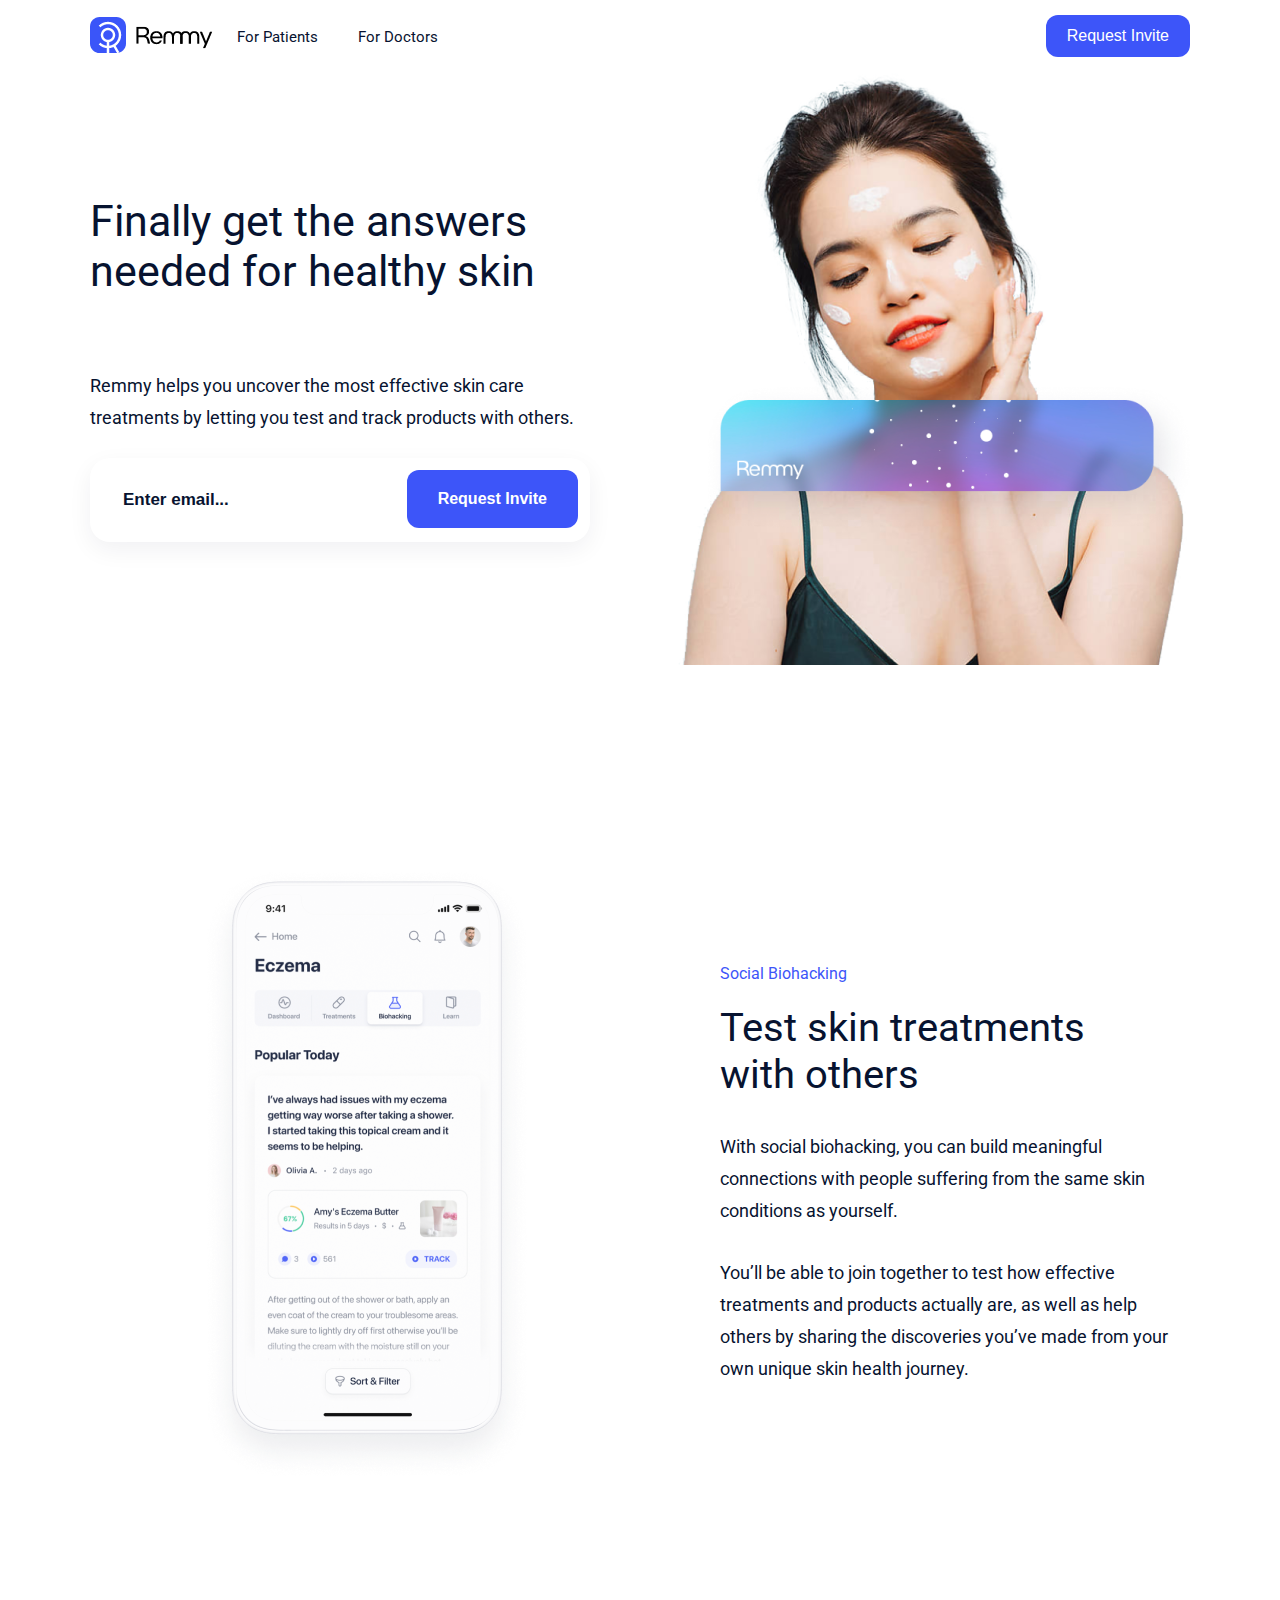
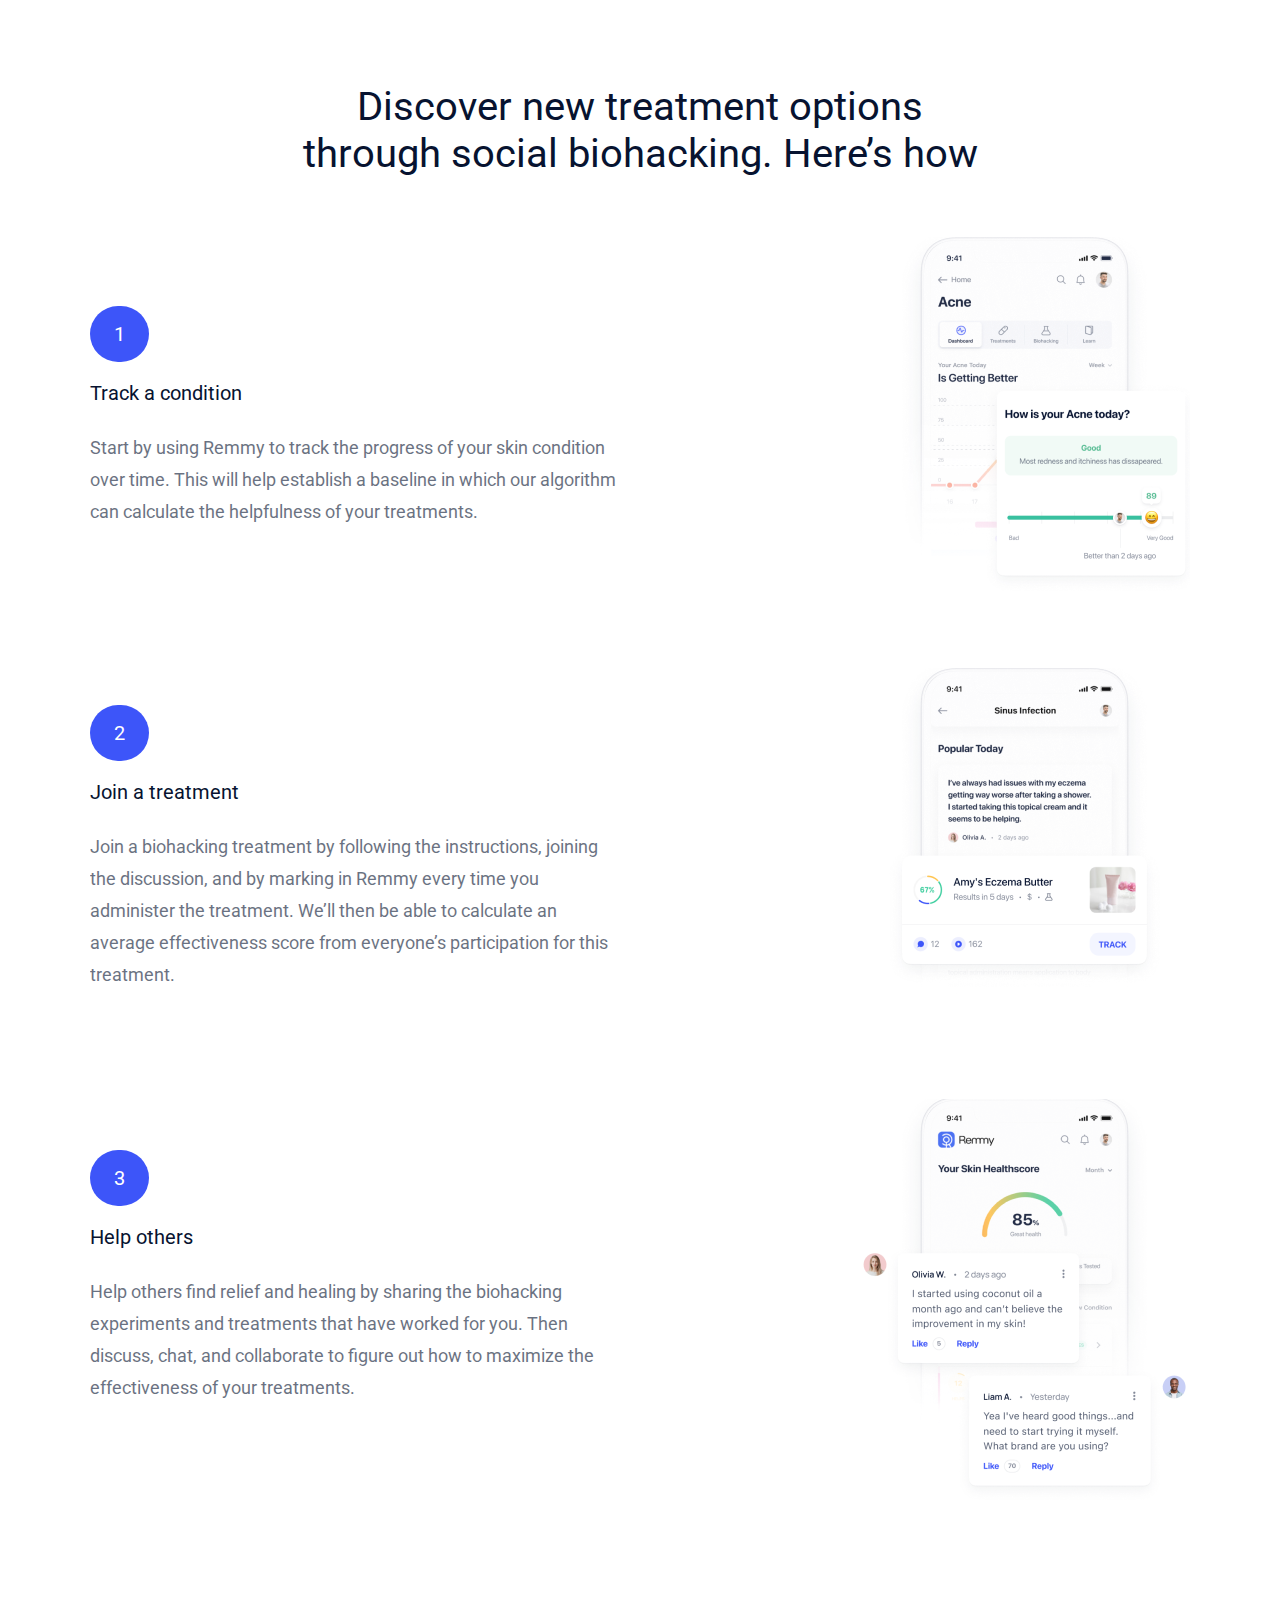
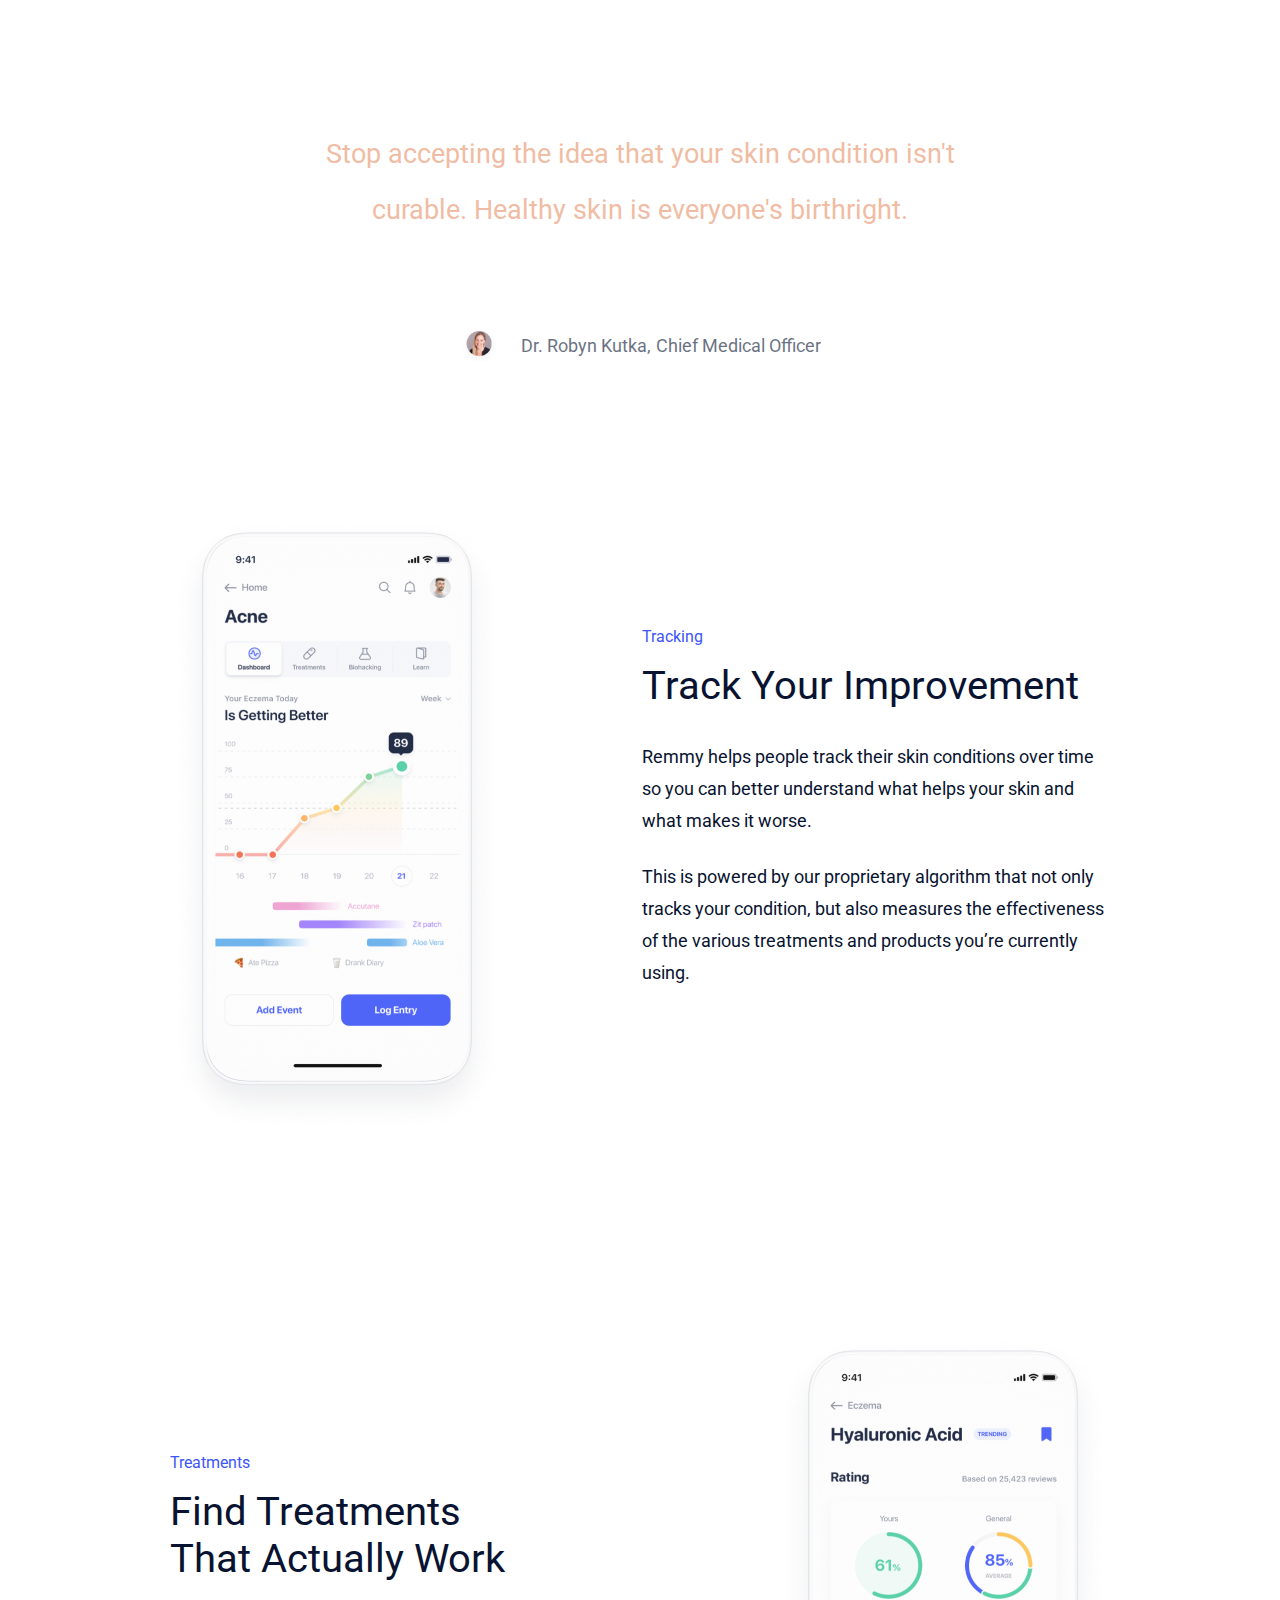
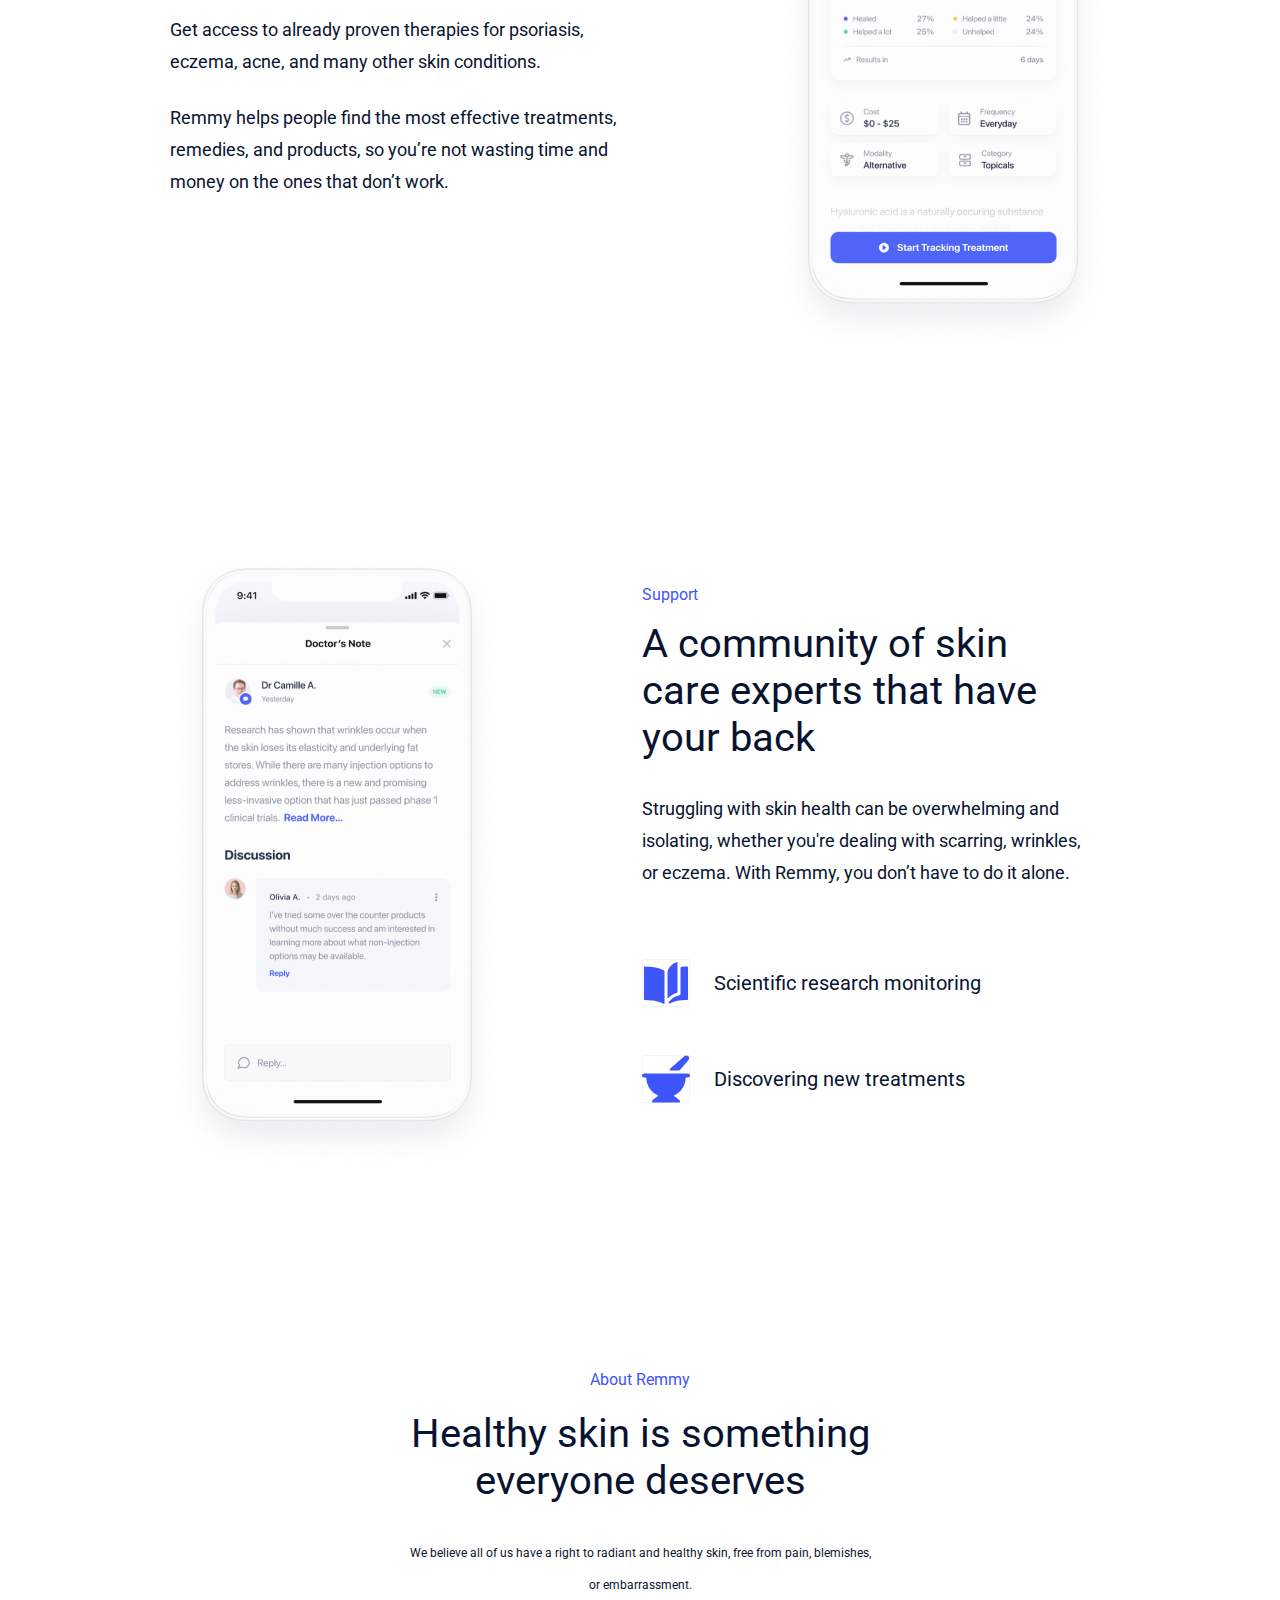
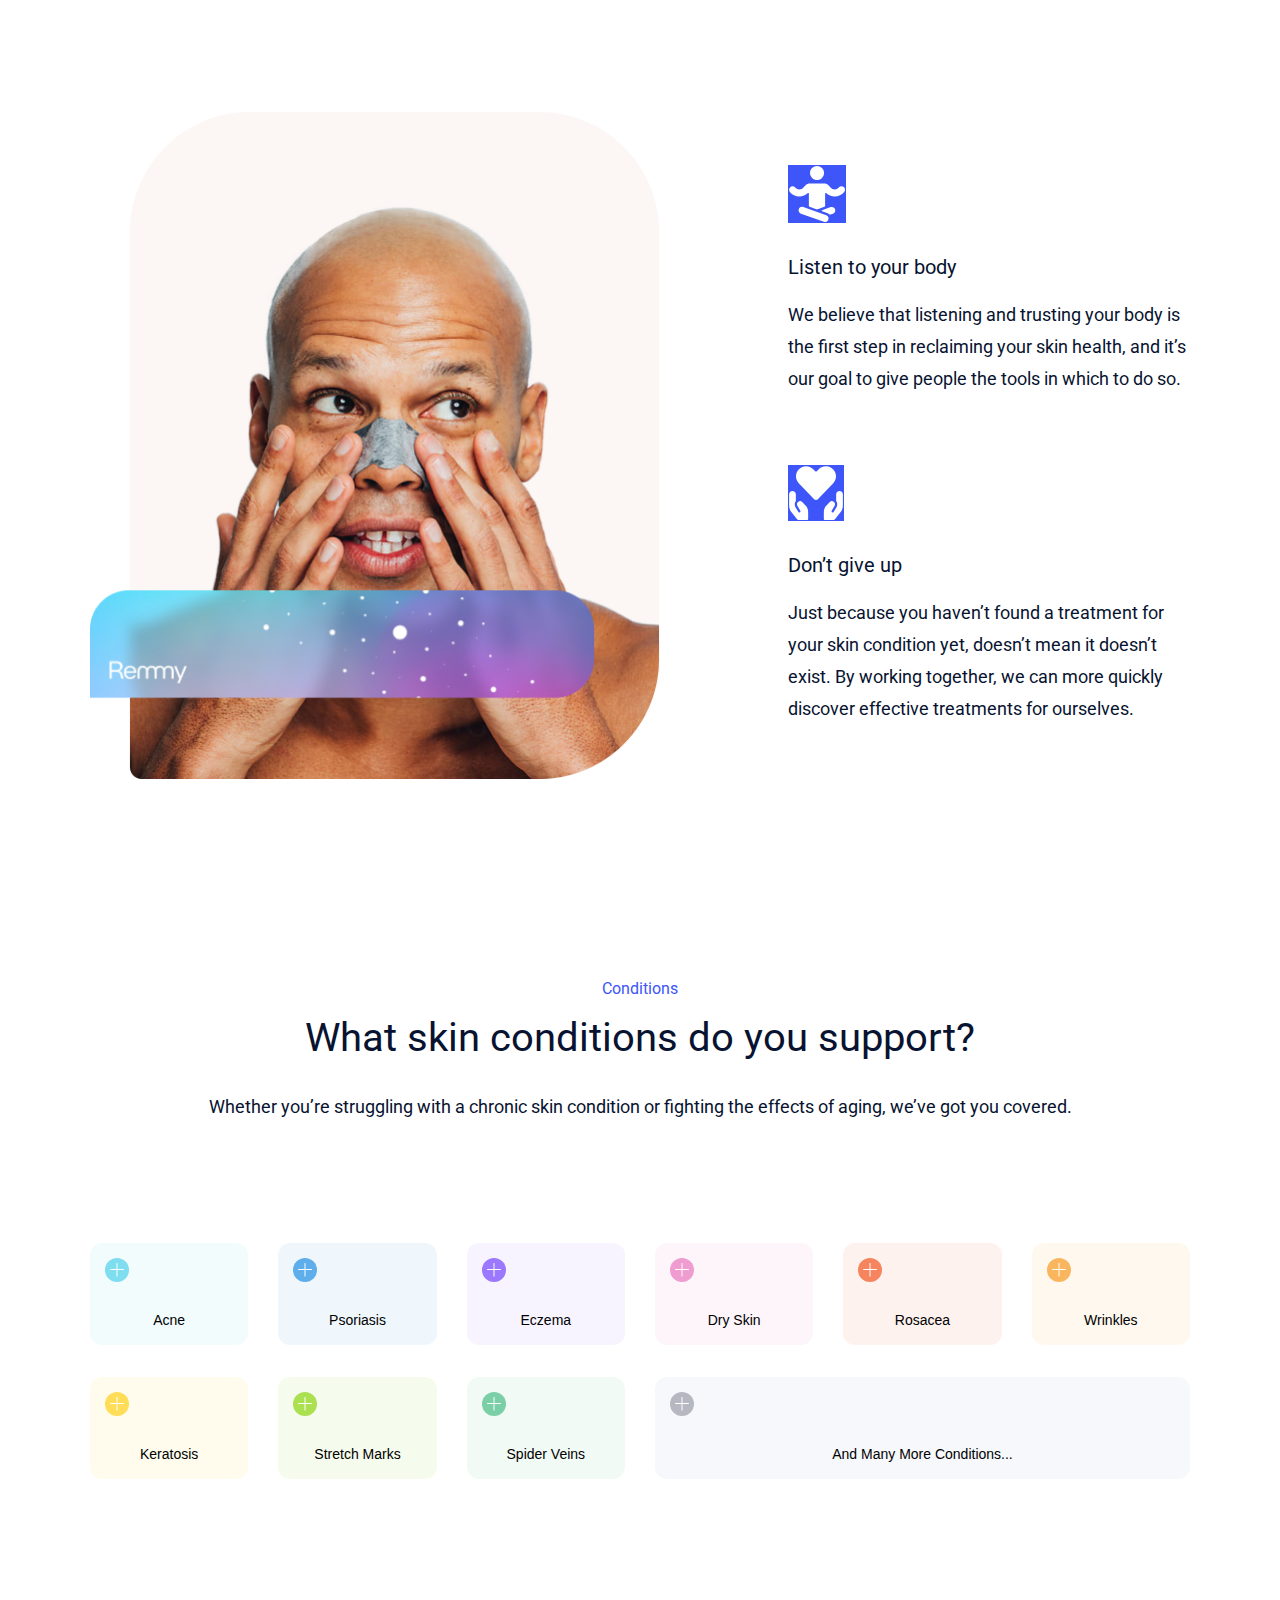
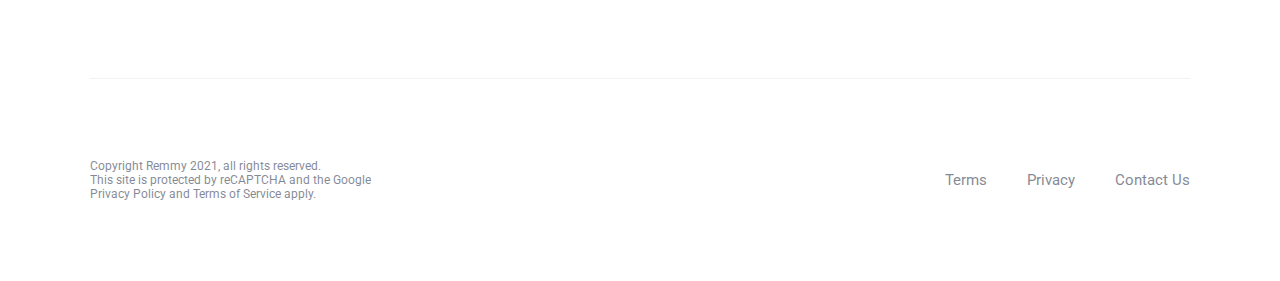
<file: index.html>
<!DOCTYPE html>
<html lang="en">
<head>
  <meta charset="UTF-8">
  <meta name="viewport" content="width=device-width, initial-scale=1.0">
  <meta http-equiv="X-UA-Compatible" content="ie=edge">
  <title>Remmy</title>
  <link rel="icon" href="img/icon.png">
  <link rel="preconnect" href="https://fonts.googleapis.com">
  <link rel="preconnect" href="https://fonts.gstatic.com" crossorigin>
  <link href="https://fonts.googleapis.com/css2?family=Roboto:wght@400;700&display=swap" rel="stylesheet">
  <link rel="stylesheet" href="style.css">
  <link rel="stylesheet" href="media.css">
</head>
<body>

  <header class="header">
    <div class="container">
      <div class="header__top">
        <img src="img/logo.png" alt="Logo" class="logo">
        <menu class="nav" id='nav'>
          <ul class="nav__list">
            <li class="nav__item"><a class="nav__link" href="#">For Patients</a></li>
            <li class="nav__item"><a class="nav__link" href="#">For Doctors</a></li>
          </ul>
          <button class="request__btn">Request Invite</button>
        </menu>
        <button class="burger__btn" id='burger__btn'>
          <span class="burger__span"></span>
        </button>
      </div><!--/header__top-->

      <div class="header__inner">
        <div class="header__inner--text">
          <h1 class="header__title">Finally get the answers needed for healthy skin</h1>
          <p class="header__description">Remmy helps you uncover the most effective skin care treatments by letting you test and track products with others.</p>
          <form action="" class="header__form">
            <input type="text" class="email__input" name="email" placeholder="Enter email...">
            <button class="form__btn" type="button" name="request">Request Invite</button>
          </form>
        </div>
        <img src="img/header__img.png" alt="Woman">
      </div><!--/header__inner-->
    </div><!--/container-->
  </header>

  <section class="test__skin">
    <div class="container">
      <div class="test__skin--content">
        <img src="img/phone__img.png" alt="Image" class="test__skin--img">
        <div class="test__skin--text">
          <h2 class="test__skin--title">Social Biohacking</h2>
          <h3 class="test__skin--subtitle">Test skin treatments</br> with others</h3>
          <p class="test__skin--description">With social biohacking, you can build meaningful connections with people suffering from the same skin conditions as yourself.</p>
          <p class="test__skin--description">You’ll be able to join together to test how effective treatments and products actually are, as well as help others by sharing the discoveries you’ve made from your own unique skin health journey.</p>
        </div>
      </div>
    </div><!--/container-->
  </section><!--/test__skin-->

  <section class="options">
    <div class="container">
      <h2 class="section__title">Discover new treatment options</br> through social biohacking. Here’s how</h2>
      <ul class="options__list">
        <li class="options__item">
          <div class="options__text">
            <h3 class="options__title" value="1">Track a condition</h3>
            <p class="options__description">Start by using Remmy to track the progress of your skin condition over time. This will help establish a baseline in which our algorithm can calculate the helpfulness of your treatments.</p>
          </div>
          <img src="img/option1.png" alt="Image" class="options__img">
        </li>
        <li class="options__item">
          <div class="options__text">
            <h3 class="options__title" value="2">Join a treatment</h3>
            <p class="options__description">Join a biohacking treatment by following the instructions, joining the discussion, and by marking in Remmy every time you administer the treatment. We’ll then be able to calculate an average effectiveness score from everyone’s participation for this treatment.</p>
          </div>
          <img src="img/option2.png" alt="Image" class="options__img">
        </li>
        <li class="options__item">
          <div class="options__text">
            <h3 class="options__title" value="3">Help others</h3>
            <p class="options__description">Help others find relief and healing by sharing the biohacking experiments and treatments that have worked for you. Then discuss, chat, and collaborate to figure out how to maximize the effectiveness of your treatments.</p>
          </div>
          <img src="img/option3.png" alt="Image" class="options__img">
        </li>
      </ul>
    </div><!--/container-->
  </section><!--/options-->

  <section class="quote">
    <div class="container">
      <h2 class="quote__title">Stop accepting the idea that your skin condition isn't curable. Healthy skin is everyone's birthright.</h2>
      <div class="quote__author">
        <img src="img/quote__author.png" alt="Image" class="author__img">
        <div class="author">
          <h3 class="author__name">Dr. Robyn Kutka,</h3>
          <h3 class="author__name">Chief Medical Officer</h3>
        </div>
      </div>
    </div><!--/container-->
  </section><!--/quote-->

  <section class="ability">
    <div class="container">
      <ul class="ability__list">
        <li class="ability__item">
          <img src="img/tracking__img.png" alt="Image" class="ability__item--img">
          <div class="ability__item--text">
            <h2 class="ability__item--title" value="Tracking">Track Your Improvement</h2>
            <p class="ability__item--description">Remmy helps people track their skin conditions over time so you can better understand what helps your skin and what makes it worse.</p>
            <p class="ability__item--description">This is powered by our proprietary algorithm that not only tracks your condition, but also measures the effectiveness of the various treatments and products you’re currently using.</p>
          </div>
        </li>
        <li class="ability__item">
          <div class="ability__item--text">
            <h2 class="ability__item--title" value="Treatments">Find Treatments</br> That Actually Work</h2>
            <p class="ability__item--description">Get access to already proven therapies for psoriasis, eczema, acne, and many other skin conditions.</p>
            <p class="ability__item--description">Remmy helps people find the most effective treatments, remedies, and products, so you’re not wasting time and money on the ones that don’t work.</p>
          </div>
          <img src="img/treatments__img.png" alt="Image" class="ability__item--img">
        </li>
        <li class="ability__item">
          <img src="img/support__img.png" alt="Image" class="ability__item--img">
          <div class="ability__item--text">
            <h2 class="ability__item--title" value="Support">A community of skin</br> care experts that have</br> your back</h2>
            <p class="ability__item--description">Struggling with skin health can be overwhelming and isolating, whether you're dealing with scarring, wrinkles,</br> or eczema. With Remmy, you don’t have to do it alone.</p>
            <ul class="support__list">
              <li class="support__item">
                <img src="img/book.svg" alt="Image" class="support__icon">
                <p class="support__item--description">Scientific research monitoring</p>
              </li>
              <li class="support__item">
                <img src="img/pot.svg" alt="Image" class="support__icon">
                <p class="support__item--description">Discovering new treatments</p>
              </li>
            </ul>
          </div>
        </li><!--/ability__item-->
      </ul><!--/ability__list-->
    </div><!--/container-->
  </section><!--/ability-->

  <section class="about">
    <div class="container">
      <h2 class="about__title">About Remmy</h2>
      <h3 class="about__subtitle">Healthy skin is something</br> everyone deserves</h2>
      <p class="about__description">We believe all of us have a right to radiant and healthy skin, free from pain, blemishes,</br> or embarrassment.</p>
      <div class="about__content">
        <img src="img/about__img.png" alt="Image" class="about__img">
        <ul class="about__list">
          <li class="about__item">
            <img src="img/body.svg" alt="Image" class="about__item--icon">
            <h3 class="about__item--title">Listen to your body</h3>
            <p class="about__item--description">We believe that listening and trusting your body is the first step in reclaiming your skin health, and it’s our goal to give people the tools in which to do so.</p>
          </li>
          <li class="about__item">
            <img src="img/heart.svg" alt="Image" class="about__item--icon">
            <h3 class="about__item--title">Don’t give up</h3>
            <p class="about__item--description">Just because you haven’t found a treatment for your skin condition yet, doesn’t mean it doesn’t exist. By working together, we can more quickly discover effective treatments for ourselves.</p>
          </li>
        </ul>
      </div>
    </div><!--/container-->
  </section><!--/about-->

  <section class="conditions">
    <div class="container">
      <h2 class="conditions__title">Conditions</h2>
      <h3 class="conditions__subtitle">What skin conditions do you support?</h3>
      <p class="conditions__description">Whether you’re struggling with a chronic skin condition or fighting the effects of aging, we’ve got you covered.</p>
      <div class="conditions__types">
        <div class="types__list">
          <button class="type__item">
            <img src="img/plus.svg" alt="+" class="type__item--icon">
            <a href="#" class="type__link">Acne</a>
          </button>
          <button class="type__item">
            <img src="img/plus.svg" alt="+" class="type__item--icon">
            <a href="#" class="type__link">Psoriasis</a>
          </button>
          <button class="type__item">
            <img src="img/plus.svg" alt="+" class="type__item--icon">
            <a href="#" class="type__link">Eczema</a>
          </button>
          <button class="type__item">
            <img src="img/plus.svg" alt="+" class="type__item--icon">
            <a href="#" class="type__link">Dry Skin</a>
          </button>
          <button class="type__item">
            <img src="img/plus.svg" alt="+" class="type__item--icon">
            <a href="#" class="type__link">Rosacea</a>
          </button>
          <button class="type__item">
            <img src="img/plus.svg" alt="+" class="type__item--icon">
            <a href="#" class="type__link">Wrinkles</a>
          </button>
          <button class="type__item">
            <img src="img/plus.svg" alt="+" class="type__item--icon">
            <a href="#" class="type__link">Keratosis</a>
          </button>
          <button class="type__item">
            <img src="img/plus.svg" alt="+" class="type__item--icon">
            <a href="#" class="type__link">Stretch Marks</a>
          </button>
          <button class="type__item">
            <img src="img/plus.svg" alt="+" class="type__item--icon">
            <a href="#" class="type__link">Spider Veins</a>
          </button>
          <button class="type__item">
            <img src="img/plus.svg" alt="+" class="type__item--icon">
            <a href="#" class="type__link">And Many More Conditions...</a>
          </button>
        </div><!--/types__list-->
      </div><!--/conditions__types-->
    </div><!--/container-->
  </section><!--/conditions-->

  <footer class="footer">
    <div class="container">
      <div class="footer__content">
        <div class="copyright">
          <p class="copyright__text">Copyright Remmy 2021, all rights reserved.</p>
          <p class="copyright__text">This site is protected by reCAPTCHA and the Google</p>
          <p class="copyright__text"><a href="#" class="copyright__text--link">Privacy Policy </a>and<a href="#" class="copyright__text--link"> Terms of Service </a>apply.</p>
        </div>
        <ul class="copyright__list">
          <li class="copyright__item"><a href="#" class="copyright__link">Terms</a></li>
          <li class="copyright__item"><a href="#" class="copyright__link">Privacy</a></li>
          <li class="copyright__item"><a href="#" class="copyright__link">Contact Us</a></li>
        </ul>
      </div>
    </div><!--/container-->
  </footer>

  <script src="https://ajax.googleapis.com/ajax/libs/jquery/3.6.0/jquery.min.js"></script>
  <script type="text/javascript" src="main.js">

  </script>

</body>
</html>
</file>
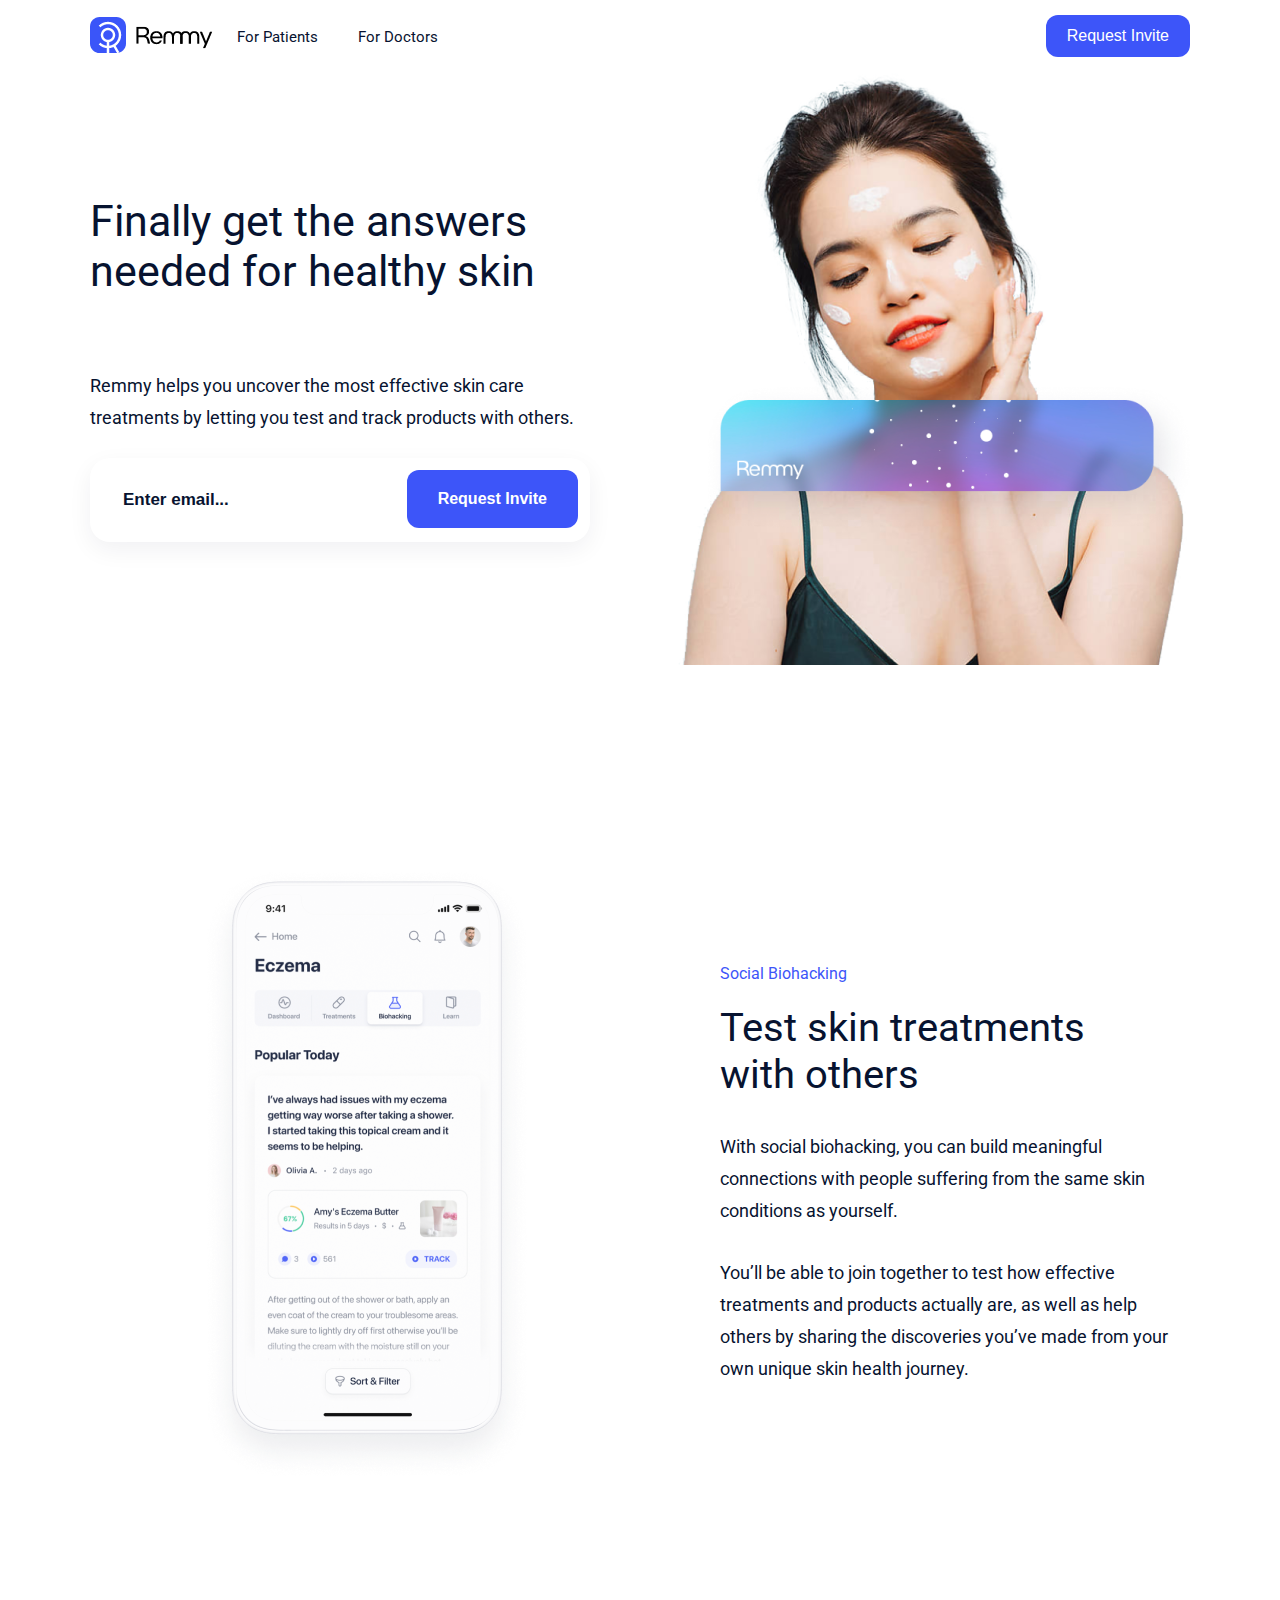
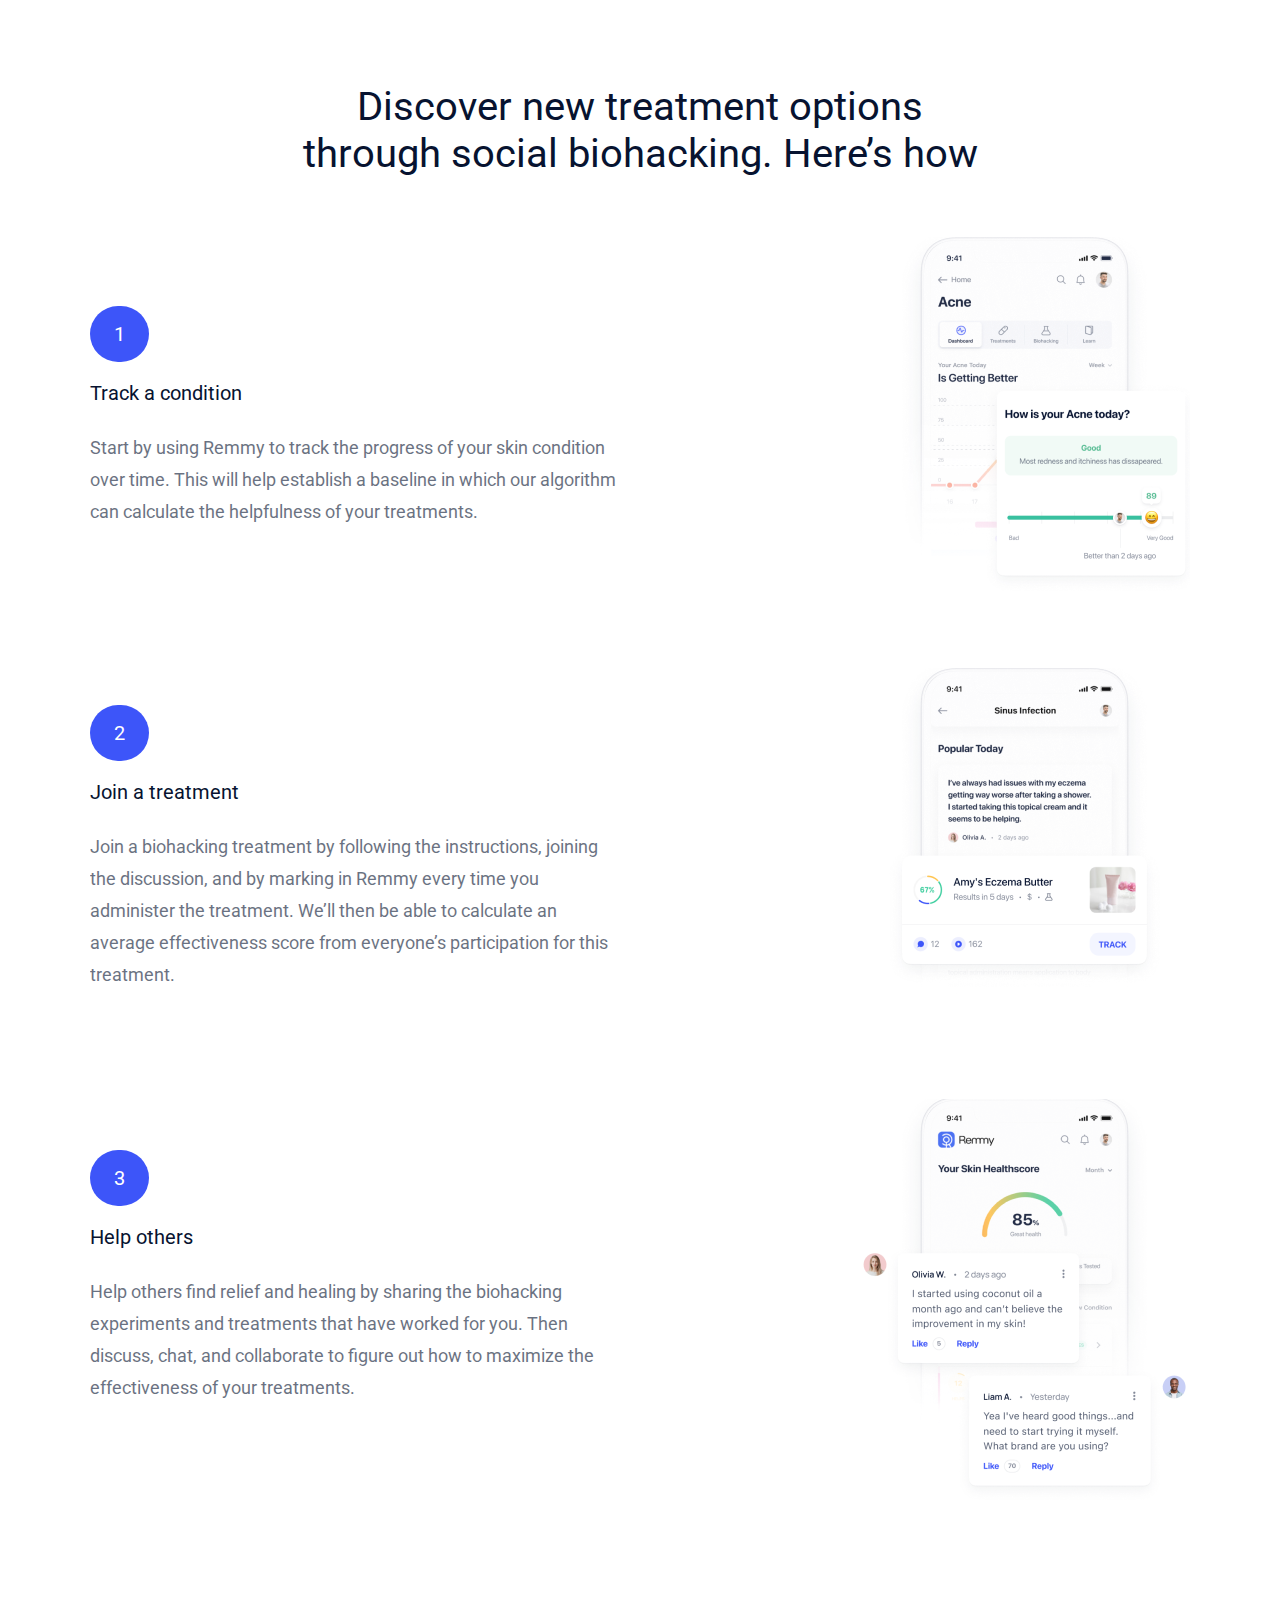
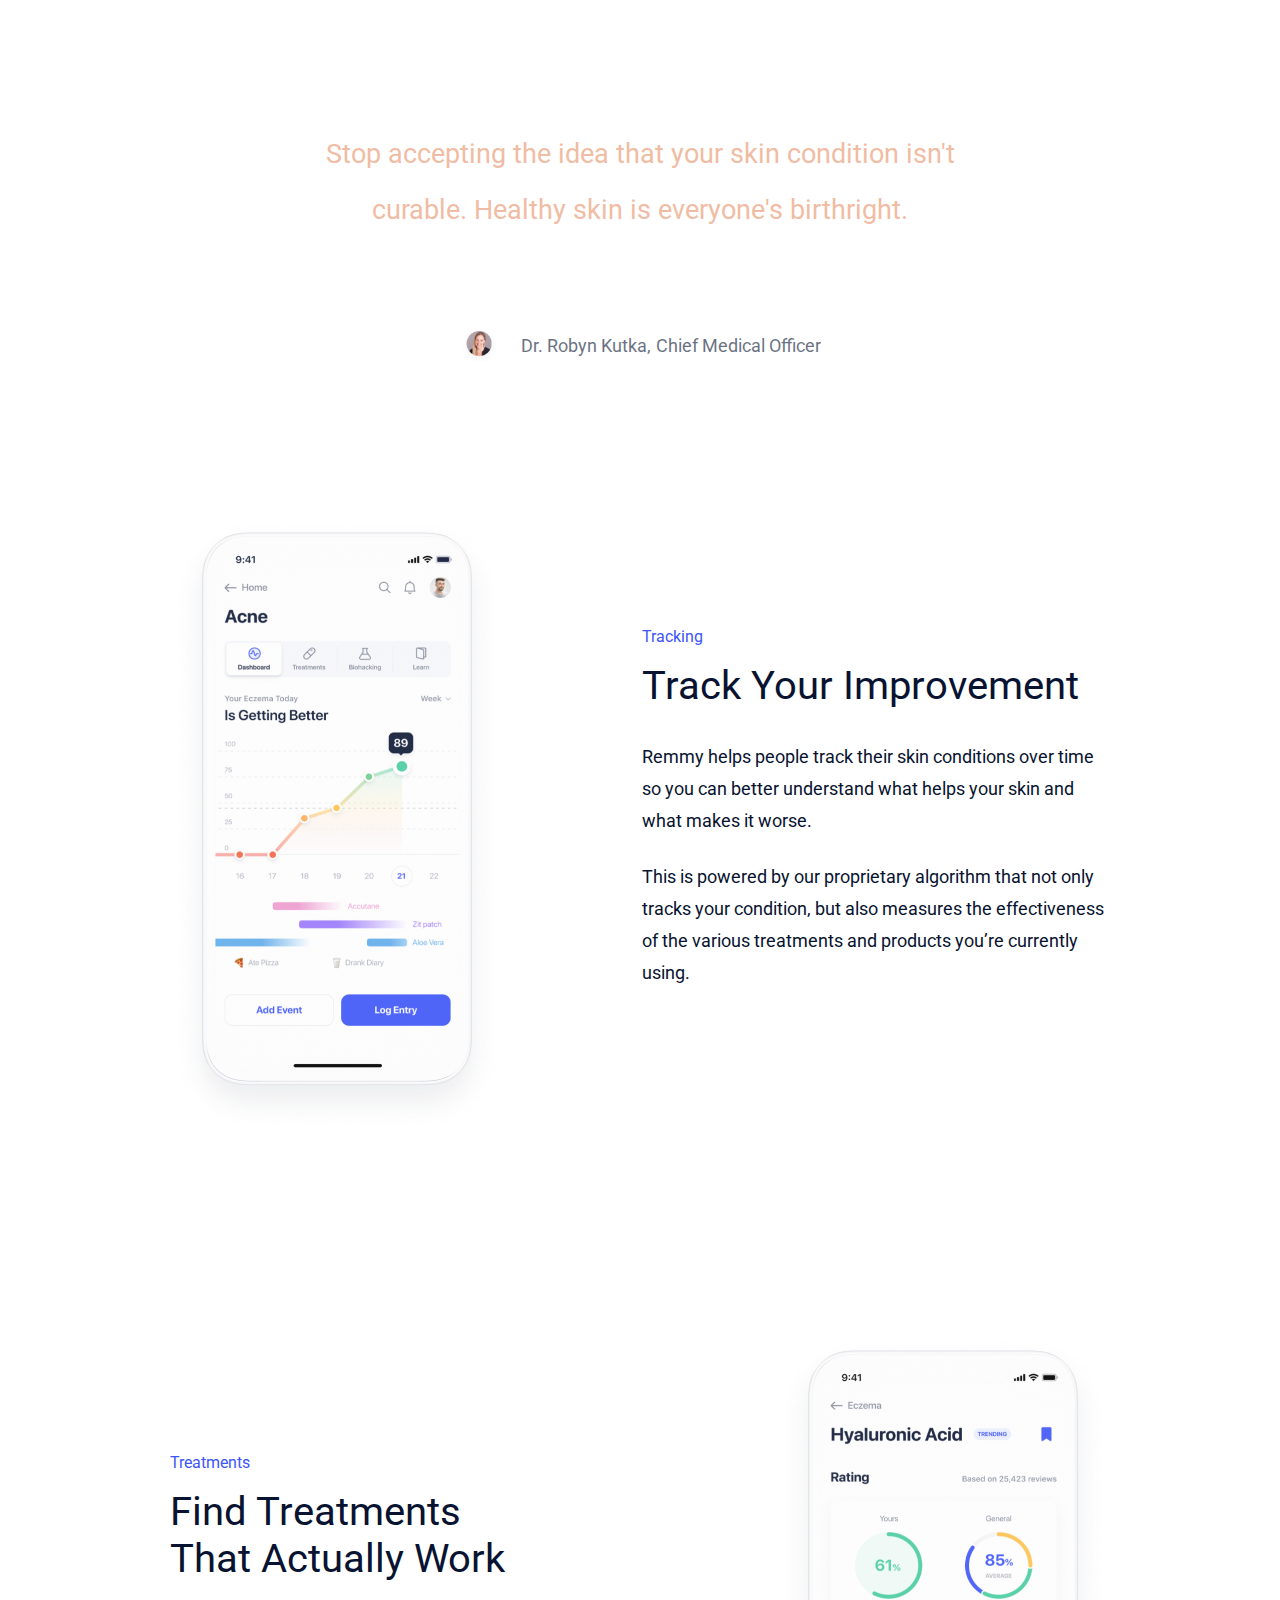
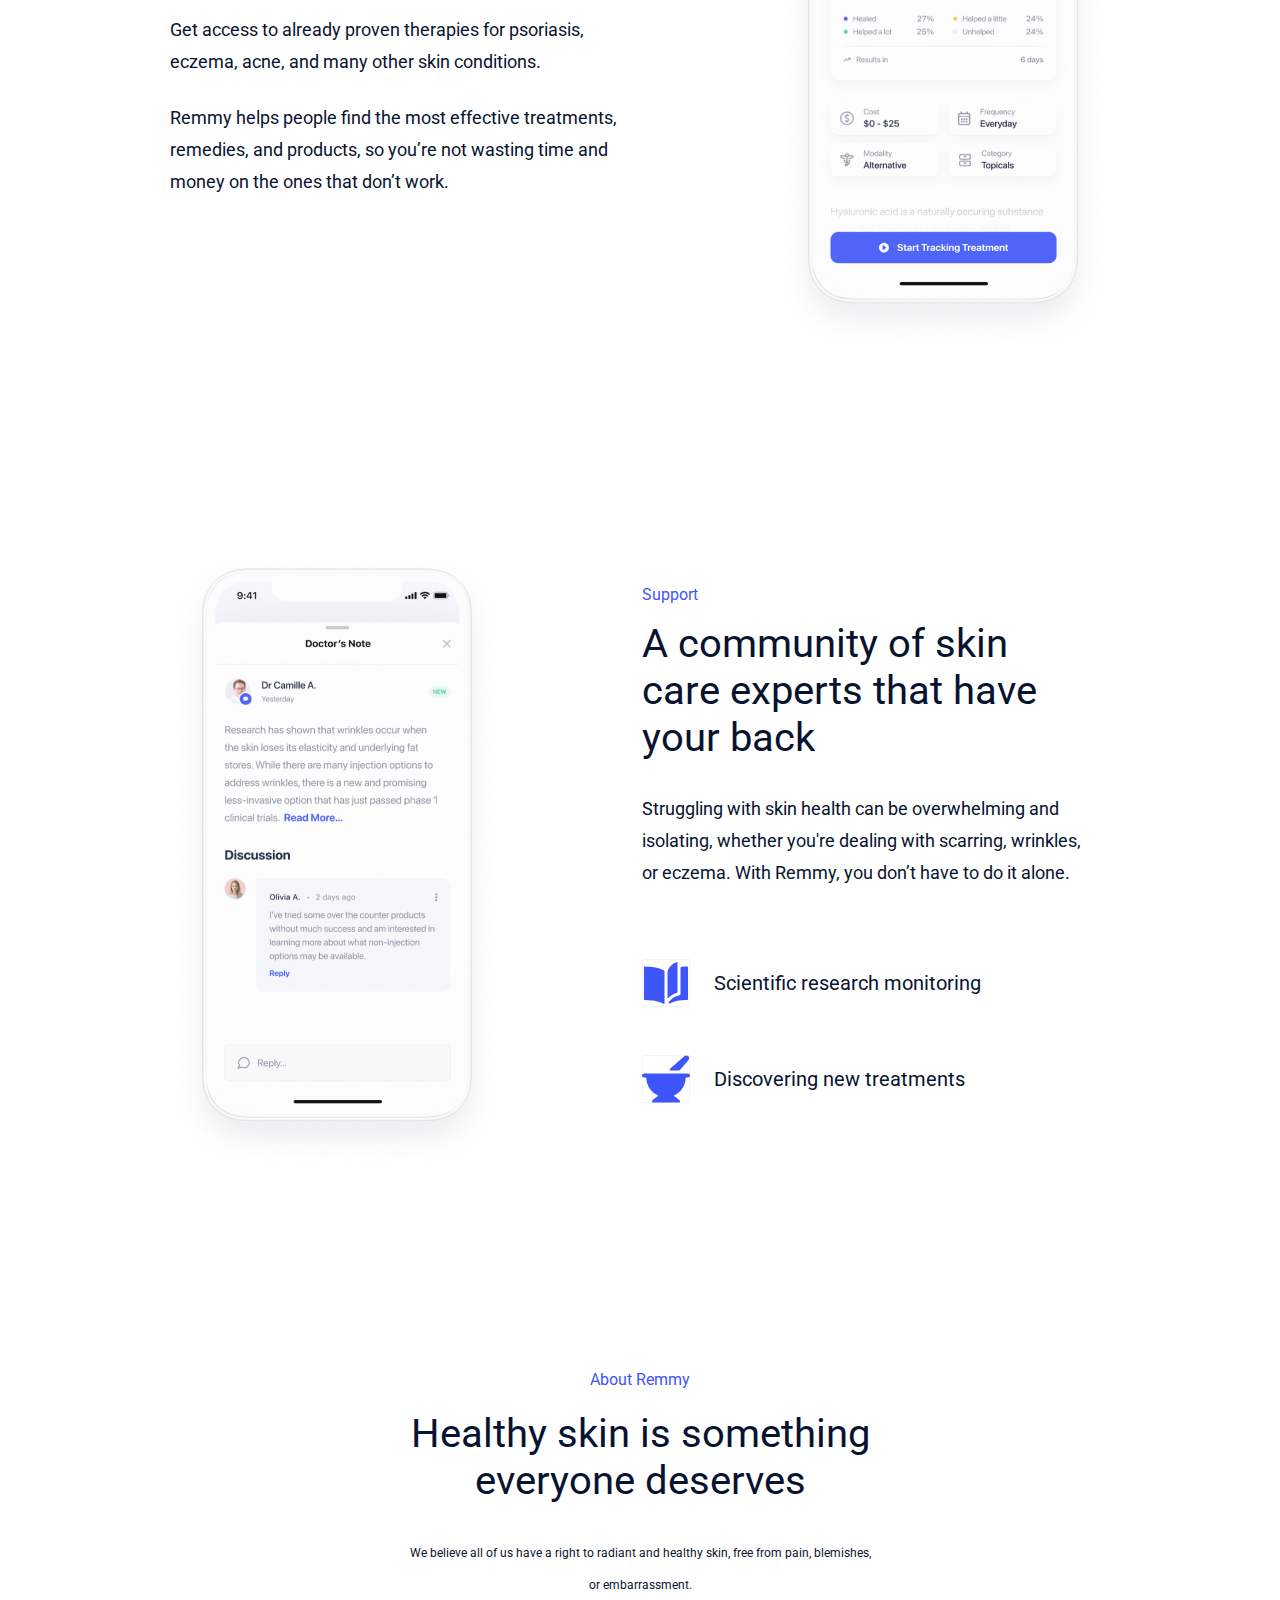
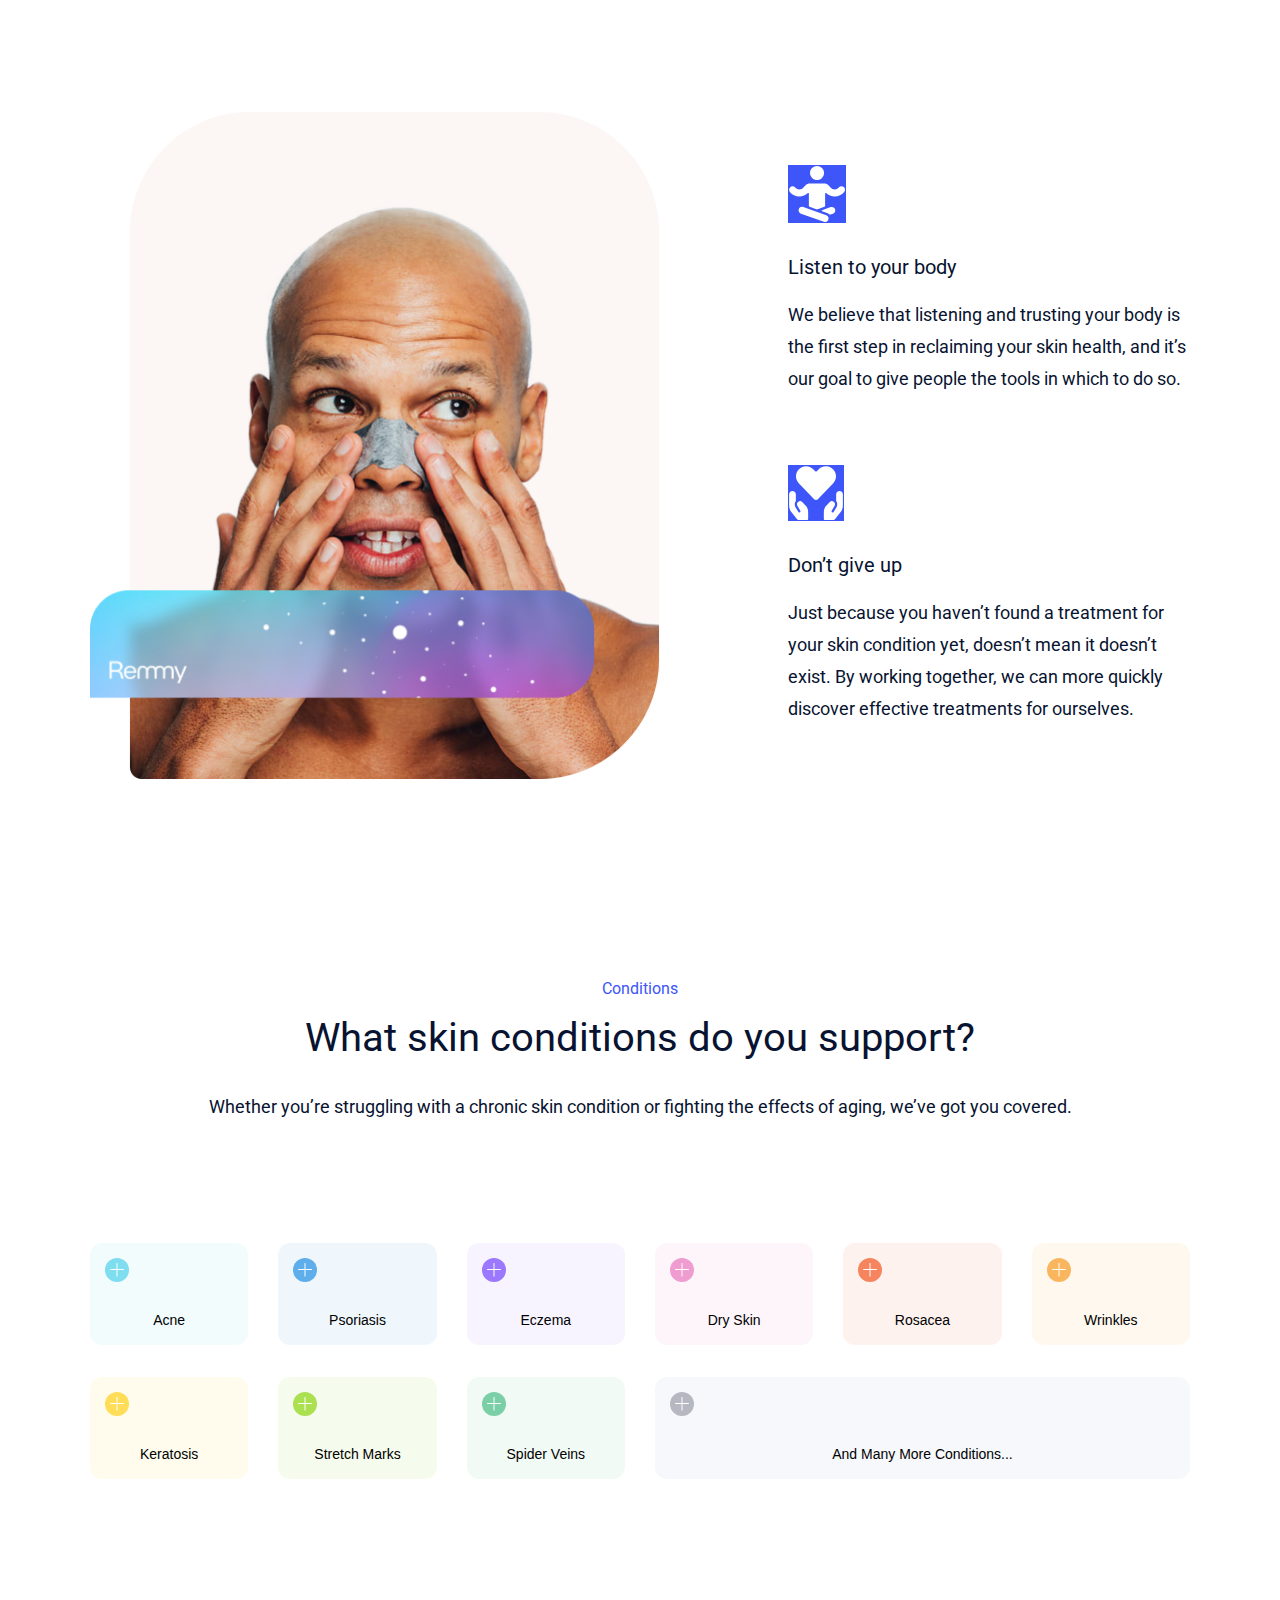
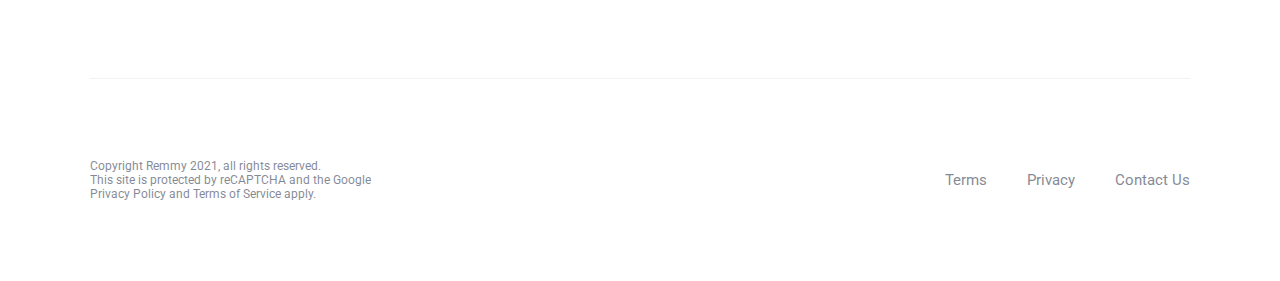
<file: Remmy/index.html>
<!DOCTYPE html>
<html lang="en">
<head>
  <meta charset="UTF-8">
  <meta name="viewport" content="width=device-width, initial-scale=1.0">
  <meta http-equiv="X-UA-Compatible" content="ie=edge">
  <title>Remmy</title>
  <link rel="preconnect" href="https://fonts.googleapis.com">
  <link rel="preconnect" href="https://fonts.gstatic.com" crossorigin>
  <link href="https://fonts.googleapis.com/css2?family=Roboto:wght@400;700&display=swap" rel="stylesheet">
  <link rel="stylesheet" href="style.css">
  <link rel="stylesheet" href="media.css">
</head>
<body>

  <header class="header">
    <div class="container">
      <div class="header__top">
        <img src="img/logo.png" alt="Logo" class="logo">
        <menu class="nav" id='nav'>
          <ul class="nav__list">
            <li class="nav__item"><a class="nav__link" href="#">For Patients</a></li>
            <li class="nav__item"><a class="nav__link" href="#">For Doctors</a></li>
          </ul>
          <button class="request__btn">Request Invite</button>
        </menu>
        <button class="burger__btn" id='burger__btn'>
          <span class="burger__span"></span>
        </button>
      </div><!--/header__top-->

      <div class="header__inner">
        <div class="header__inner--text">
          <h1 class="header__title">Finally get the answers needed for healthy skin</h1>
          <p class="header__description">Remmy helps you uncover the most effective skin care treatments by letting you test and track products with others.</p>
          <form action="" class="header__form">
            <input type="text" class="email__input" name="email" placeholder="Enter email...">
            <button class="form__btn" type="button" name="request">Request Invite</button>
          </form>
        </div>
        <img src="img/header__img.png" alt="Woman">
      </div><!--/header__inner-->
    </div><!--/container-->
  </header>

  <section class="test__skin">
    <div class="container">
      <div class="test__skin--content">
        <img src="img/phone__img.png" alt="Image" class="test__skin--img">
        <div class="test__skin--text">
          <h2 class="test__skin--title">Social Biohacking</h2>
          <h3 class="test__skin--subtitle">Test skin treatments</br> with others</h3>
          <p class="test__skin--description">With social biohacking, you can build meaningful connections with people suffering from the same skin conditions as yourself.</p>
          <p class="test__skin--description">You’ll be able to join together to test how effective treatments and products actually are, as well as help others by sharing the discoveries you’ve made from your own unique skin health journey.</p>
        </div>
      </div>
    </div><!--/container-->
  </section><!--/test__skin-->

  <section class="options">
    <div class="container">
      <h2 class="section__title">Discover new treatment options</br> through social biohacking. Here’s how</h2>
      <ul class="options__list">
        <li class="options__item">
          <div class="options__text">
            <h3 class="options__title" value="1">Track a condition</h3>
            <p class="options__description">Start by using Remmy to track the progress of your skin condition over time. This will help establish a baseline in which our algorithm can calculate the helpfulness of your treatments.</p>
          </div>
          <img src="img/option1.png" alt="Image" class="options__img">
        </li>
        <li class="options__item">
          <div class="options__text">
            <h3 class="options__title" value="2">Join a treatment</h3>
            <p class="options__description">Join a biohacking treatment by following the instructions, joining the discussion, and by marking in Remmy every time you administer the treatment. We’ll then be able to calculate an average effectiveness score from everyone’s participation for this treatment.</p>
          </div>
          <img src="img/option2.png" alt="Image" class="options__img">
        </li>
        <li class="options__item">
          <div class="options__text">
            <h3 class="options__title" value="3">Help others</h3>
            <p class="options__description">Help others find relief and healing by sharing the biohacking experiments and treatments that have worked for you. Then discuss, chat, and collaborate to figure out how to maximize the effectiveness of your treatments.</p>
          </div>
          <img src="img/option3.png" alt="Image" class="options__img">
        </li>
      </ul>
    </div><!--/container-->
  </section><!--/options-->

  <section class="quote">
    <div class="container">
      <h2 class="quote__title">Stop accepting the idea that your skin condition isn't curable. Healthy skin is everyone's birthright.</h2>
      <div class="quote__author">
        <img src="img/quote__author.png" alt="Image" class="author__img">
        <div class="author">
          <h3 class="author__name">Dr. Robyn Kutka,</h3>
          <h3 class="author__name">Chief Medical Officer</h3>
        </div>
      </div>
    </div><!--/container-->
  </section><!--/quote-->

  <section class="ability">
    <div class="container">
      <ul class="ability__list">
        <li class="ability__item">
          <img src="img/tracking__img.png" alt="Image" class="ability__item--img">
          <div class="ability__item--text">
            <h2 class="ability__item--title" value="Tracking">Track Your Improvement</h2>
            <p class="ability__item--description">Remmy helps people track their skin conditions over time so you can better understand what helps your skin and what makes it worse.</p>
            <p class="ability__item--description">This is powered by our proprietary algorithm that not only tracks your condition, but also measures the effectiveness of the various treatments and products you’re currently using.</p>
          </div>
        </li>
        <li class="ability__item">
          <div class="ability__item--text">
            <h2 class="ability__item--title" value="Treatments">Find Treatments</br> That Actually Work</h2>
            <p class="ability__item--description">Get access to already proven therapies for psoriasis, eczema, acne, and many other skin conditions.</p>
            <p class="ability__item--description">Remmy helps people find the most effective treatments, remedies, and products, so you’re not wasting time and money on the ones that don’t work.</p>
          </div>
          <img src="img/treatments__img.png" alt="Image" class="ability__item--img">
        </li>
        <li class="ability__item">
          <img src="img/support__img.png" alt="Image" class="ability__item--img">
          <div class="ability__item--text">
            <h2 class="ability__item--title" value="Support">A community of skin</br> care experts that have</br> your back</h2>
            <p class="ability__item--description">Struggling with skin health can be overwhelming and isolating, whether you're dealing with scarring, wrinkles,</br> or eczema. With Remmy, you don’t have to do it alone.</p>
            <ul class="support__list">
              <li class="support__item">
                <img src="img/book.svg" alt="Image" class="support__icon">
                <p class="support__item--description">Scientific research monitoring</p>
              </li>
              <li class="support__item">
                <img src="img/pot.svg" alt="Image" class="support__icon">
                <p class="support__item--description">Discovering new treatments</p>
              </li>
            </ul>
          </div>
        </li><!--/ability__item-->
      </ul><!--/ability__list-->
    </div><!--/container-->
  </section><!--/ability-->

  <section class="about">
    <div class="container">
      <h2 class="about__title">About Remmy</h2>
      <h3 class="about__subtitle">Healthy skin is something</br> everyone deserves</h2>
      <p class="about__description">We believe all of us have a right to radiant and healthy skin, free from pain, blemishes,</br> or embarrassment.</p>
      <div class="about__content">
        <img src="img/about__img.png" alt="Image" class="about__img">
        <ul class="about__list">
          <li class="about__item">
            <img src="img/body.svg" alt="Image" class="about__item--icon">
            <h3 class="about__item--title">Listen to your body</h3>
            <p class="about__item--description">We believe that listening and trusting your body is the first step in reclaiming your skin health, and it’s our goal to give people the tools in which to do so.</p>
          </li>
          <li class="about__item">
            <img src="img/heart.svg" alt="Image" class="about__item--icon">
            <h3 class="about__item--title">Don’t give up</h3>
            <p class="about__item--description">Just because you haven’t found a treatment for your skin condition yet, doesn’t mean it doesn’t exist. By working together, we can more quickly discover effective treatments for ourselves.</p>
          </li>
        </ul>
      </div>
    </div><!--/container-->
  </section><!--/about-->

  <section class="conditions">
    <div class="container">
      <h2 class="conditions__title">Conditions</h2>
      <h3 class="conditions__subtitle">What skin conditions do you support?</h3>
      <p class="conditions__description">Whether you’re struggling with a chronic skin condition or fighting the effects of aging, we’ve got you covered.</p>
      <div class="conditions__types">
        <div class="types__list">
          <button class="type__item">
            <img src="img/plus.svg" alt="+" class="type__item--icon">
            <a href="#" class="type__link">Acne</a>
          </button>
          <button class="type__item">
            <img src="img/plus.svg" alt="+" class="type__item--icon">
            <a href="#" class="type__link">Psoriasis</a>
          </button>
          <button class="type__item">
            <img src="img/plus.svg" alt="+" class="type__item--icon">
            <a href="#" class="type__link">Eczema</a>
          </button>
          <button class="type__item">
            <img src="img/plus.svg" alt="+" class="type__item--icon">
            <a href="#" class="type__link">Dry Skin</a>
          </button>
          <button class="type__item">
            <img src="img/plus.svg" alt="+" class="type__item--icon">
            <a href="#" class="type__link">Rosacea</a>
          </button>
          <button class="type__item">
            <img src="img/plus.svg" alt="+" class="type__item--icon">
            <a href="#" class="type__link">Wrinkles</a>
          </button>
          <button class="type__item">
            <img src="img/plus.svg" alt="+" class="type__item--icon">
            <a href="#" class="type__link">Keratosis</a>
          </button>
          <button class="type__item">
            <img src="img/plus.svg" alt="+" class="type__item--icon">
            <a href="#" class="type__link">Stretch Marks</a>
          </button>
          <button class="type__item">
            <img src="img/plus.svg" alt="+" class="type__item--icon">
            <a href="#" class="type__link">Spider Veins</a>
          </button>
          <button class="type__item">
            <img src="img/plus.svg" alt="+" class="type__item--icon">
            <a href="#" class="type__link">And Many More Conditions...</a>
          </button>
        </div><!--/types__list-->
      </div><!--/conditions__types-->
    </div><!--/container-->
  </section><!--/conditions-->

  <footer class="footer">
    <div class="container">
      <div class="footer__content">
        <div class="copyright">
          <p class="copyright__text">Copyright Remmy 2021, all rights reserved.</p>
          <p class="copyright__text">This site is protected by reCAPTCHA and the Google</p>
          <p class="copyright__text"><a href="#" class="copyright__text--link">Privacy Policy </a>and<a href="#" class="copyright__text--link"> Terms of Service </a>apply.</p>
        </div>
        <ul class="copyright__list">
          <li class="copyright__item"><a href="#" class="copyright__link">Terms</a></li>
          <li class="copyright__item"><a href="#" class="copyright__link">Privacy</a></li>
          <li class="copyright__item"><a href="#" class="copyright__link">Contact Us</a></li>
        </ul>
      </div>
    </div><!--/container-->
  </footer>

  <script src="https://ajax.googleapis.com/ajax/libs/jquery/3.6.0/jquery.min.js"></script>
  <script type="text/javascript" src="main.js">

  </script>

</body>
</html>
</file>
<file: style.css>
*,
*::before,
*::after {
  box-sizing: border-box;
  margin: 0;
  padding: 0;
}

ul {
  list-style: none;
}

a {
  text-decoration: none;
  color: inherit;
}

button {
  cursor: pointer;
}

:root {
  --bg-clr: #fff;
  --btn-clr: #3D55F9;
  --txt-clr: #071330;
  --lnk-clr: #3D55F9;
  --main-clr: #3D55F9;
}

body {
  font-family: 'Roboto', sans-serif;
  background-color: var(--bg-clr);
  color: var(--txt-clr);
}

.container {
  width: 100%;
  max-width: 1130px;
  padding: 0 15px;
  margin: 0 auto;
}

/* HEADER =====================================================================*/

.header {
  margin-bottom: 200px;
}

.header__top {
  width: 100%;
  margin-bottom: 15px;
  display: flex;
  align-items: center;
}

.logo {
  margin-right: 24px;
  margin-top: 12px;
}

.nav {
  width: 100%;
  display: flex;
  justify-content: space-between;
  align-items: center;
  margin-top: 15px;
}

.nav__list {
  display: flex;
  align-items: center;
}

.nav__list li + li {
  margin-left: 40px;
}

.nav__link {
  font-weight: 400;
  font-size: 15px;
  line-height: 18px;
  transition: color .2s linear;
}

.nav__link:hover {
  color: var(--lnk-clr);
}

.request__btn {
  font-weight: 400;
  font-size: 16px;
  line-height: 20px;
  text-align: center;
  color: #fff;
  padding: 10px 20px;
  border: 1px solid transparent;
  border-radius: 12px;
  background-color: var(--btn-clr);
}

.burger__btn {
  display: none;
  position: absolute;
  top: 0;
  right: 0;
  margin-top: 15px;
  cursor: pointer;
  width: 40px;
  height: 40px;
  border-radius: 12px;
  background-color: var(--main-clr);
  border: none;
}

.burger__span {
  display: block;
  width: 60%;
  height: 2px;
  border-radius: 3px;
  background-color: #fff;
  position: absolute;
  top: 0;
  right: 0;
  left: 0;
  bottom: 0;
  margin: auto;
  transition: transform .3s linear, background .3s linear;
}

.burger__span::before,
.burger__span::after {
  content: '';
  width: 100%;
  height: 2px;
  border-radius: 3px;
  background-color: #fff;
  position: absolute;
  left: 0;
  z-index: 1;
  transition: transform .3s linear;
}

.burger__span::before {
  top: -8px;
}

.burger__span::after {
  bottom: -8px;
}

.header__inner {
  display: flex;
  justify-content: space-between;
  align-items: center;
}

.header__inner img {

}

.header__inner--text {

}

.header__title {
  font-weight: 400;
  font-size: 43px;
  line-height: 50px;
  margin-bottom: 74px;
}

.header__description {
  font-weight: 400;
  font-size: 18px;
  line-height: 32px;
  margin-bottom: 24px;
}

.header__form {
  position: relative;
}

.email__input {
  width: 100%;
  padding: 32px;
  font-weight: 700;
  font-size: 17px;
  line-height: 18px;
  border: 1px solid transparent;
  border-radius: 20px;
  box-shadow: 0px 8px 24px rgba(7, 19, 48, 0.06);
  outline-color: transparent;
  transition: outline .3s linear;
}

.email__input::placeholder {
  color: var(--txt-clr);
  font-weight: 700;
  font-size: 17px;
  line-height: 18px;
  opacity: 1;
  transition: opacity .1s linear;
}

.email__input:focus {
  outline-color: var(--lnk-clr);
}

.email__input:focus::placeholder {
  opacity: 0;
}

.form__btn {
  font-weight: 700;
  font-size: 16px;
  line-height: 20px;
  text-align: center;
  color: #fff;
  padding: 18px 30px;
  margin: 12px;
  border: 1px solid transparent;
  border-radius: 12px;
  background-color: var(--btn-clr);
  position: absolute;
  top: 0;
  right: 0;
}

/* test__skin =================================================================*/

.test__skin {
  margin-bottom: 200px;
}

.test__skin--content {
  display: flex;
  justify-content: space-between;
  align-items: center;
}

.test__skin--img {
  margin-left: 110px;
}

.test__skin--text {
  max-width: 470px;
  width: 100%;
}

.test__skin--text p + p {
  margin-top: 30px;
}

.test__skin--title {
  font-weight: 400;
  font-size: 16px;
  line-height: 20px;
  color: var(--lnk-clr);
  margin-bottom: 20px;
}

.test__skin--subtitle {
  font-weight: 400;
  font-size: 40px;
  line-height: 47px;
  margin-bottom: 33px;
}

.test__skin--description {
  font-weight: 400;
  font-size: 18px;
  line-height: 32px;
}

/* options ====================================================================*/

.options {
  margin-bottom: 200px;
}

.section__title {
  font-weight: 400;
  font-size: 40px;
  line-height: 47px;
  text-align: center;
  margin-bottom: 60px;
}

.options__list {

}

.options__text {
  max-width: 535px;
  width: 100%;
}

.options__item {
  display: flex;
  justify-content: space-between;
  align-items: center;
}

.options__title {
  font-weight: 400;
  font-size: 20px;
  line-height: 32px;
  margin-bottom: 23px;
  position: relative;
}

.options__title::before {
  content: attr(value);
  padding: 12px 24px;
  font-weight: 400;
  font-size: 20px;
  line-height: 32px;
  text-align: center;
  color: #fff;
  background-color: var(--main-clr);
  border-radius: 28px;
  position: absolute;
  left: 0;
  top: -71px;
}

.options__description {
  font-weight: 400;
  font-size: 18px;
  line-height: 32px;
  opacity: 0.6;
}

/* quote ======================================================================*/

.quote {
  margin-bottom: 150px;
}

.quote__title {
  max-width: 690px;
  width: 100%;
  font-weight: 400;
  font-size: 27px;
  line-height: 56px;
  text-align: center;
  color: #F0BCA3;
  margin: 0 auto 88px auto;
}

.quote__author {
  display: flex;
  align-items: center;
  justify-content: center;
}

.author__img {
  width: 40px;
  height: 40px;
  margin-right: 22px;
}

.author {
  display: flex;
  align-items: center;
  justify-content: center;
}

.author h3 + h3 {
  margin-left: 5px;
}

.author__name {
  font-weight: 400;
  font-size: 18px;
  line-height: 32px;
  opacity: .6;
}

/* ability ====================================================================*/

.ability {
  margin-bottom: 200px;
}

.ability__list li + li {
  margin-top: 200px;
}

.ability__item {
  display: flex;
  justify-content: space-between;
  align-items: center;
  padding: 0 80px;
}

.ability__item--img {

}

.ability__item--text {

}

.ability__item--text p + p {
  margin-top: 24px;
}

.ability__item--title {
  font-weight: 400;
  font-size: 40px;
  line-height: 47px;
  margin-bottom: 32px;
  position: relative;
}

.ability__item--title::before {
  content: attr(value);
  font-weight: 400;
  font-size: 16px;
  line-height: 20px;
  color: var(--lnk-clr);
  position: absolute;
  left: 0;
  top: -35px;
}

.ability__item--description {
  max-width: 468px;
  width: 100%;
  font-weight: 400;
  font-size: 18px;
  line-height: 32px;
}

.support__list {
  margin-top: 70px;
}

.support__list li + li {
  margin-top: 48px;
}

.support__item {
  display: flex;
  align-items: center;
}

.support__icon {
  width: 48px;
  height: 48px;
  margin-right: 24px;
}

.support__item--description {
  font-weight: 400;
  font-size: 20px;
  line-height: 32px;
}

/* about ======================================================================*/

.about {
  margin-bottom: 200px;
}

.about__title {
  font-weight: 400;
  font-size: 16px;
  line-height: 20px;
  text-align: center;
  color: var(--lnk-clr);
  margin-bottom: 20px;
}

.about__subtitle {
  font-weight: 400;
  font-size: 40px;
  line-height: 47px;
  text-align: center;
  margin-bottom: 33px;
}

.about__description {
  font-weight: 400;
  font-size: 12px;
  line-height: 32px;
  text-align: center;
  margin-bottom: 110px;
}

.about__content {
  width: 100%;
  display: flex;
  justify-content: space-between;
}

.about__img {
  width: 575px;
  height: 668px;
  margin-right: 124px;
}

.about__list {
  margin: 54px auto;
}

.about__list li + li {
  margin-top: 70px;
}

.about__item {

}

.about__item--icon {
  background-color: var(--main-clr);
  padding: 1px;
  margin-bottom: 24px;
}

.about__item--title {
  font-weight: 400;
  font-size: 20px;
  line-height: 32px;
  margin-bottom: 16px;
}

.about__item--description {
  font-weight: 400;
  font-size: 18px;
  line-height: 32px;
}

/* conditions =================================================================*/

.conditions {
  margin-bottom: 200px;
}

.conditions__title {
  font-weight: 400;
  font-size: 16px;
  line-height: 20px;
  text-align: center;
  color: var(--main-clr);
  margin-bottom: 15px;
}

.conditions__subtitle {
  font-weight: 400;
  font-size: 40px;
  line-height: 47px;
  text-align: center;
  margin-bottom: 30px;
}

.conditions__description {
  font-weight: 400;
  font-size: 18px;
  line-height: 32px;
  text-align: center;
  margin-bottom: 120px;
}

.conditions__types {

}

.types__list {
  display: grid;
  grid-template-columns: 1fr 1fr 1fr 1fr 1fr 1fr;
  grid-template-rows: 1fr 1fr;
  grid-column-gap: 30px;
  grid-row-gap: 32px;
}

.type__item {
  display: flex;
  flex-direction: column;
  justify-content: space-between;
  padding: 15px;
  border: 0;
  background-color: #7FDDF01A;
  border-radius: 12px;
}

.type__item:nth-child(2) {
  background-color: #5FAEEC1A;
}

.type__item:nth-child(2) img {
  background-color: #5FAEEC;
}

.type__item:nth-child(3) {
  background-color: #9B78FD14;
}

.type__item:nth-child(3) img {
  background-color: #9B78FD;
}

.type__item:nth-child(4) {
  background-color: #EF9CD01A;
}

.type__item:nth-child(4) img {
  background-color: #EF9CD0;
}

.type__item:nth-child(5) {
  background-color: #F6845E1A;
}

.type__item:nth-child(5) img {
  background-color: #F6845E;
}

.type__item:nth-child(6) {
  background-color: #F9B65E1A;
}

.type__item:nth-child(6) img {
  background-color: #F9B65E;
}

.type__item:nth-child(7) {
  background-color: #FFDD571A;
}

.type__item:nth-child(7) img {
  background-color: #FFDD57;
}

.type__item:nth-child(8) {
  background-color: #ABE0501A;
}

.type__item:nth-child(8) img {
  background-color: #ABE050;
}

.type__item:nth-child(9) {
  background-color: #7BCFA61A;
}

.type__item:nth-child(9) img {
  background-color: #7BCFA6;
}

.type__item:nth-child(10) {
  background-color: #F7F8FC;
  grid-column: span 3;
}

.type__item:nth-child(10) img {
  background-color: #B5B8C1;
}

.type__item--icon {
  width: 24px;
  height: 24px;
  background-color: #7FDDF0;
  border-radius: 50%;
  padding: 5px;
  margin-bottom: 29px;
}

.type__link {
  font-weight: 400;
  font-size: 14px;
  line-height: 19px;

}

/* footer =====================================================================*/

.footer {

}

.footer__content {
  width: 100%;
  display: flex;
  justify-content: space-between;
  align-items: center;
  padding: 80px 0;
  position: relative;
}

.footer__content::before {
  content: '';
  width: 100%;
  height: 1px;
  background-color: #0713300D;
  position: absolute;
  top: -1px;
  left: 0;
}

.copyright {
  font-weight: 400;
  font-size: 12px;
  line-height: 14px;
}

.copyright__text {
  opacity: .5;
}

.copyright__list {
  display: flex;
  align-items: center;

  font-weight: 400;
  font-size: 15px;
  line-height: 18px;
}

.copyright__list li + li {
  margin-left: 40px;
}

.copyright__text--link {
  transition: color .3s linear, opacity .3s linear;
}

.copyright__text--link:hover {
  opacity: 1;
  color: var(--lnk-clr);
}

.copyright__link {
  transition: color .3s linear, opacity .3s linear;
  opacity: .5;
}

.copyright__link:hover {
  opacity: 1;
  color: var(--lnk-clr);
}
</file>
<file: media.css>
/* Large desktops and laptops */
@media (min-width: 1200px) {

}

/* Landscape tablets and medium desktops */
@media (min-width: 992px) and (max-width: 1199px) {
  .about__img {
    margin-right: 50px;
  }
  .about__list {
    margin: 0;
  }
}

/* Portrait tablets and small desktops */
@media (min-width: 768px) and (max-width: 991px) {
  .header {
    margin-bottom: 100px;
  }
  .header__inner {
    display: block;
    padding-top: 40px;
  }

  .header__inner--text {

  }

  .header__title {
    margin-bottom: 24px;
  }

  .header__description {
    margin-bottom: 14px;
  }

  .test__skin {
    margin-bottom: 100px;
  }
  .test__skin--img {
    margin-left: 0;
  }

  .options {
    margin-bottom: 100px;
  }

  .quote {
    margin-bottom: 100px;
  }
  .quote__title {
    margin-bottom: 44px;
  }

  .ability {
    margin-bottom: 100px;
  }
  .ability__list li + li {
    margin-top: 100px;
  }
  .ability__item {
    padding: 0;
  }
  .support__list {
    margin-top: 35px;
  }
  .support__list li + li {
    margin-top: 24px;
  }

  .about {
    margin-bottom: 100px;
  }
  .about__description {
    margin-bottom: 55px;
  }
  .about__content {
    flex-direction: column-reverse;
  }
  .about__list {
    margin: 27px auto;
    display: flex;
    justify-content: space-between;
  }
  .about__list li + li {
    margin-top: 0;
    margin-left: 30px;
  }
  .about__img {
    width: 575px;
    height: 668px;
    margin-right: 0;
    margin: 0 auto;
  }

  .conditions {
    margin-bottom: 100px;
  }
  .conditions__description {
    margin-bottom: 60px;
  }

  .footer__content {
    padding: 40px 0;
  }
}

/* Landscape phones and portrait tablets */
@media (max-width: 767px) {
  .header {
    margin-bottom: 100px;
  }
  .header__inner {
    display: block;
    padding-top: 40px;
  }
  .header__inner--text {

  }
  .header__title {
    margin-bottom: 24px;
  }
  .header__description {
    margin-bottom: 14px;
  }

  .test__skin {
    margin-bottom: 100px;
  }
  .test__skin--img {
    margin-left: 0;
  }

  .options {
    margin-bottom: 100px;
  }

  .quote {
    margin-bottom: 100px;
  }
  .quote__title {
    margin-bottom: 44px;
  }

  .ability {
    margin-bottom: 100px;
  }
  .ability__list li + li {
    margin-top: 100px;
  }
  .ability__item {
    padding: 0;
  }
  .support__list {
    margin-top: 35px;
  }
  .support__list li + li {
    margin-top: 24px;
  }

  .about {
    margin-bottom: 100px;
  }
  .about__description {
    margin-bottom: 55px;
  }
  .about__content {
    flex-direction: column-reverse;
  }
  .about__list {
    margin: 27px auto;
    display: flex;
    justify-content: space-between;
  }
  .about__list li + li {
    margin-top: 0;
    margin-left: 30px;
  }
  .about__img {
    width: 575px;
    height: 668px;
    margin-right: 0;
    margin: 0 auto;
  }

  .conditions {
    margin-bottom: 100px;
  }
  .conditions__description {
    margin-bottom: 60px;
  }

  .footer__content {
    padding: 40px 0;
  }
}

/* Portrait phones and smaller */
@media (max-width: 480px) {
  .header__top {
    position: relative;
  }

  .burger__btn {
    display: block;
  }

  .nav {
    display: block;
    position: absolute;
    top: 0;
    left: -600px;
    width: 100%;
    background-color: #fff;
    text-align: center;
    padding: 15px;
    margin-top: 0;
    transition: transform .3s linear;
  }

  .request__btn {
    margin-bottom: 50px;
  }

  .nav__list {
    display: block;
    width: 100%;
    margin: 10px auto;
  }

  .nav__list li + li {
    margin-left: 0;
  }

  .nav__item {
    width: 100%;
    margin: 30px auto;
  }

  .hidden {
    display: none;
  }

  .nav.active {
    transform: translatex(600px);
  }

  .burger__btn.active .burger__span {
    background: none;
    transform: translateX(8px);
  }

  .burger__btn.active .burger__span::before {
    transform: rotate(45deg) translateY(12px);
  }

  .burger__btn.active .burger__span::after {
    transform: rotate(-45deg) translateY(-11px);
  }

  .header {
    margin-bottom: 50px;
  }
  .header__inner {
    flex-direction: column;
    justify-content: center;
    padding-top: 20px;
  }
  .header__inner--text {

  }
  .header__title {
    margin-bottom: 24px;
  }
  .header__description {
    margin-bottom: 14px;
  }
  .header__inner img {
    width: 400px;
    padding: 0;
    margin: 0;
  }

  .test__skin {
    margin-bottom: 100px;
  }
  .test__skin--content {
    flex-direction: column-reverse;
  }
  .test__skin--img {
    margin-left: 0;
  }

  .options {
    margin-bottom: 50px;
  }
  .options__item {
    flex-direction: column;
  }
  .section__title {
    margin-bottom: 120px;
  }

  .quote {
    margin-bottom: 100px;
  }
  .quote__title {
    margin-bottom: 22px;
  }

  .ability {
    margin-bottom: 100px;
  }
  .ability__list li + li {
    margin-top: 50px;
  }
  .ability__item {
    padding: 0;
    flex-direction: column-reverse;
  }
  .ability__item:nth-child(2) {
    flex-direction: column;
  }
  .support__list {
    margin-top: 35px;
  }
  .support__list li + li {
    margin-top: 24px;
  }
  .ability__item--title {
    margin-bottom: 18px;
  }
  .ability__item--text p + p {
    margin-top: 12px;
  }
  .support__list {
    margin-top: 30px;
  }

  .about {
    margin-bottom: 100px;
  }
  .about__title {
    margin-bottom: 10px;
  }
  .about__description {
    margin-bottom: 30px;
  }
  .about__content {
    flex-direction: column-reverse;
    align-items: center;
  }
  .about__list {
    margin: 27px auto;
    display: flex;
    flex-direction: column;
    justify-content: space-between;
  }
  .about__list li + li {
    margin-top: 35px;
    margin-left: 0;
  }
  .about__img {
    margin-right: 0;
    width: 400px;
    height: 468px;
  }

  .conditions {
    margin-bottom: 50px;
  }
  .conditions__subtitle {
    margin-bottom: 15px;
  }
  .conditions__description {
    margin-bottom: 30px;
  }
  .types__list {
    grid-template-columns: 1fr 1fr 1fr;
    grid-template-rows: 1fr 1fr 1fr 1fr;
  }

  .footer__content {
    padding: 40px 0;
  }
  .copyright__list {
    display: flex;
    flex-direction: column;
    align-items: center;
  }
  .copyright__list li + li {
    margin-left: 0;
    margin-top: 20px;
  }
  .copyright__link {
    text-align: center;
  }
}

/* Iphone 5 */
@media (max-width: 320px) {
  .header__form {

  }
  .email__input {
    margin-bottom: 12px;
  }
  .form__btn {
    width: 100%;
    padding: 18px 30px;
    margin: 0;
    position: static;
  }
  .header__inner {
    padding-top: 10px;
  }
  .header__inner img {
    width: 280px;
    padding: 0;
    margin: 0;
  }

  .options__img {
    width: 280px;
  }


  .quote__title {
    font-size: 24px;
    line-height: 27px;
    margin-bottom: 11px;
  }
  .author {
    flex-direction: column;
  }

  .about__img {
    width: 280px;
    height: auto;
  }

  .types__list {
    grid-template-columns: 1fr 1fr;
    grid-template-rows: 1fr 1fr 1fr 1fr 1fr;
  }
  .type__item:nth-child(10) {
    grid-column: span 1;
  }

}
</file>
<file: Remmy/style.css>
*,
*::before,
*::after {
  box-sizing: border-box;
  margin: 0;
  padding: 0;
}

ul {
  list-style: none;
}

a {
  text-decoration: none;
  color: inherit;
}

button {
  cursor: pointer;
}

:root {
  --bg-clr: #fff;
  --btn-clr: #3D55F9;
  --txt-clr: #071330;
  --lnk-clr: #3D55F9;
  --main-clr: #3D55F9;
}

body {
  font-family: 'Roboto', sans-serif;
  background-color: var(--bg-clr);
  color: var(--txt-clr);
}

.container {
  width: 100%;
  max-width: 1130px;
  padding: 0 15px;
  margin: 0 auto;
}

/* HEADER =====================================================================*/

.header {
  margin-bottom: 200px;
}

.header__top {
  width: 100%;
  margin-bottom: 15px;
  display: flex;
  align-items: center;
}

.logo {
  margin-right: 24px;
  margin-top: 12px;
}

.nav {
  width: 100%;
  display: flex;
  justify-content: space-between;
  align-items: center;
  margin-top: 15px;
}

.nav__list {
  display: flex;
  align-items: center;
}

.nav__list li + li {
  margin-left: 40px;
}

.nav__link {
  font-weight: 400;
  font-size: 15px;
  line-height: 18px;
  transition: color .2s linear;
}

.nav__link:hover {
  color: var(--lnk-clr);
}

.request__btn {
  font-weight: 400;
  font-size: 16px;
  line-height: 20px;
  text-align: center;
  color: #fff;
  padding: 10px 20px;
  border: 1px solid transparent;
  border-radius: 12px;
  background-color: var(--btn-clr);
}

.burger__btn {
  display: none;
  position: absolute;
  top: 0;
  right: 0;
  margin-top: 15px;
  cursor: pointer;
  width: 40px;
  height: 40px;
  border-radius: 12px;
  background-color: var(--main-clr);
  border: none;
}

.burger__span {
  display: block;
  width: 60%;
  height: 2px;
  border-radius: 3px;
  background-color: #fff;
  position: absolute;
  top: 0;
  right: 0;
  left: 0;
  bottom: 0;
  margin: auto;
  transition: transform .3s linear, background .3s linear;
}

.burger__span::before,
.burger__span::after {
  content: '';
  width: 100%;
  height: 2px;
  border-radius: 3px;
  background-color: #fff;
  position: absolute;
  left: 0;
  z-index: 1;
  transition: transform .3s linear;
}

.burger__span::before {
  top: -8px;
}

.burger__span::after {
  bottom: -8px;
}

.header__inner {
  display: flex;
  justify-content: space-between;
  align-items: center;
}

.header__inner img {

}

.header__inner--text {

}

.header__title {
  font-weight: 400;
  font-size: 43px;
  line-height: 50px;
  margin-bottom: 74px;
}

.header__description {
  font-weight: 400;
  font-size: 18px;
  line-height: 32px;
  margin-bottom: 24px;
}

.header__form {
  position: relative;
}

.email__input {
  width: 100%;
  padding: 32px;
  font-weight: 700;
  font-size: 17px;
  line-height: 18px;
  border: 1px solid transparent;
  border-radius: 20px;
  box-shadow: 0px 8px 24px rgba(7, 19, 48, 0.06);
  outline-color: transparent;
  transition: outline .3s linear;
}

.email__input::placeholder {
  color: var(--txt-clr);
  font-weight: 700;
  font-size: 17px;
  line-height: 18px;
  opacity: 1;
  transition: opacity .1s linear;
}

.email__input:focus {
  outline-color: var(--lnk-clr);
}

.email__input:focus::placeholder {
  opacity: 0;
}

.form__btn {
  font-weight: 700;
  font-size: 16px;
  line-height: 20px;
  text-align: center;
  color: #fff;
  padding: 18px 30px;
  margin: 12px;
  border: 1px solid transparent;
  border-radius: 12px;
  background-color: var(--btn-clr);
  position: absolute;
  top: 0;
  right: 0;
}

/* test__skin =================================================================*/

.test__skin {
  margin-bottom: 200px;
}

.test__skin--content {
  display: flex;
  justify-content: space-between;
  align-items: center;
}

.test__skin--img {
  margin-left: 110px;
}

.test__skin--text {
  max-width: 470px;
  width: 100%;
}

.test__skin--text p + p {
  margin-top: 30px;
}

.test__skin--title {
  font-weight: 400;
  font-size: 16px;
  line-height: 20px;
  color: var(--lnk-clr);
  margin-bottom: 20px;
}

.test__skin--subtitle {
  font-weight: 400;
  font-size: 40px;
  line-height: 47px;
  margin-bottom: 33px;
}

.test__skin--description {
  font-weight: 400;
  font-size: 18px;
  line-height: 32px;
}

/* options ====================================================================*/

.options {
  margin-bottom: 200px;
}

.section__title {
  font-weight: 400;
  font-size: 40px;
  line-height: 47px;
  text-align: center;
  margin-bottom: 60px;
}

.options__list {

}

.options__text {
  max-width: 535px;
  width: 100%;
}

.options__item {
  display: flex;
  justify-content: space-between;
  align-items: center;
}

.options__title {
  font-weight: 400;
  font-size: 20px;
  line-height: 32px;
  margin-bottom: 23px;
  position: relative;
}

.options__title::before {
  content: attr(value);
  padding: 12px 24px;
  font-weight: 400;
  font-size: 20px;
  line-height: 32px;
  text-align: center;
  color: #fff;
  background-color: var(--main-clr);
  border-radius: 28px;
  position: absolute;
  left: 0;
  top: -71px;
}

.options__description {
  font-weight: 400;
  font-size: 18px;
  line-height: 32px;
  opacity: 0.6;
}

/* quote ======================================================================*/

.quote {
  margin-bottom: 150px;
}

.quote__title {
  max-width: 690px;
  width: 100%;
  font-weight: 400;
  font-size: 27px;
  line-height: 56px;
  text-align: center;
  color: #F0BCA3;
  margin: 0 auto 88px auto;
}

.quote__author {
  display: flex;
  align-items: center;
  justify-content: center;
}

.author__img {
  width: 40px;
  height: 40px;
  margin-right: 22px;
}

.author {
  display: flex;
  align-items: center;
  justify-content: center;
}

.author h3 + h3 {
  margin-left: 5px;
}

.author__name {
  font-weight: 400;
  font-size: 18px;
  line-height: 32px;
  opacity: .6;
}

/* ability ====================================================================*/

.ability {
  margin-bottom: 200px;
}

.ability__list li + li {
  margin-top: 200px;
}

.ability__item {
  display: flex;
  justify-content: space-between;
  align-items: center;
  padding: 0 80px;
}

.ability__item--img {

}

.ability__item--text {

}

.ability__item--text p + p {
  margin-top: 24px;
}

.ability__item--title {
  font-weight: 400;
  font-size: 40px;
  line-height: 47px;
  margin-bottom: 32px;
  position: relative;
}

.ability__item--title::before {
  content: attr(value);
  font-weight: 400;
  font-size: 16px;
  line-height: 20px;
  color: var(--lnk-clr);
  position: absolute;
  left: 0;
  top: -35px;
}

.ability__item--description {
  max-width: 468px;
  width: 100%;
  font-weight: 400;
  font-size: 18px;
  line-height: 32px;
}

.support__list {
  margin-top: 70px;
}

.support__list li + li {
  margin-top: 48px;
}

.support__item {
  display: flex;
  align-items: center;
}

.support__icon {
  width: 48px;
  height: 48px;
  margin-right: 24px;
}

.support__item--description {
  font-weight: 400;
  font-size: 20px;
  line-height: 32px;
}

/* about ======================================================================*/

.about {
  margin-bottom: 200px;
}

.about__title {
  font-weight: 400;
  font-size: 16px;
  line-height: 20px;
  text-align: center;
  color: var(--lnk-clr);
  margin-bottom: 20px;
}

.about__subtitle {
  font-weight: 400;
  font-size: 40px;
  line-height: 47px;
  text-align: center;
  margin-bottom: 33px;
}

.about__description {
  font-weight: 400;
  font-size: 12px;
  line-height: 32px;
  text-align: center;
  margin-bottom: 110px;
}

.about__content {
  width: 100%;
  display: flex;
  justify-content: space-between;
}

.about__img {
  width: 575px;
  height: 668px;
  margin-right: 124px;
}

.about__list {
  margin: 54px auto;
}

.about__list li + li {
  margin-top: 70px;
}

.about__item {

}

.about__item--icon {
  background-color: var(--main-clr);
  padding: 1px;
  margin-bottom: 24px;
}

.about__item--title {
  font-weight: 400;
  font-size: 20px;
  line-height: 32px;
  margin-bottom: 16px;
}

.about__item--description {
  font-weight: 400;
  font-size: 18px;
  line-height: 32px;
}

/* conditions =================================================================*/

.conditions {
  margin-bottom: 200px;
}

.conditions__title {
  font-weight: 400;
  font-size: 16px;
  line-height: 20px;
  text-align: center;
  color: var(--main-clr);
  margin-bottom: 15px;
}

.conditions__subtitle {
  font-weight: 400;
  font-size: 40px;
  line-height: 47px;
  text-align: center;
  margin-bottom: 30px;
}

.conditions__description {
  font-weight: 400;
  font-size: 18px;
  line-height: 32px;
  text-align: center;
  margin-bottom: 120px;
}

.conditions__types {

}

.types__list {
  display: grid;
  grid-template-columns: 1fr 1fr 1fr 1fr 1fr 1fr;
  grid-template-rows: 1fr 1fr;
  grid-column-gap: 30px;
  grid-row-gap: 32px;
}

.type__item {
  display: flex;
  flex-direction: column;
  justify-content: space-between;
  padding: 15px;
  border: 0;
  background-color: #7FDDF01A;
  border-radius: 12px;
}

.type__item:nth-child(2) {
  background-color: #5FAEEC1A;
}

.type__item:nth-child(2) img {
  background-color: #5FAEEC;
}

.type__item:nth-child(3) {
  background-color: #9B78FD14;
}

.type__item:nth-child(3) img {
  background-color: #9B78FD;
}

.type__item:nth-child(4) {
  background-color: #EF9CD01A;
}

.type__item:nth-child(4) img {
  background-color: #EF9CD0;
}

.type__item:nth-child(5) {
  background-color: #F6845E1A;
}

.type__item:nth-child(5) img {
  background-color: #F6845E;
}

.type__item:nth-child(6) {
  background-color: #F9B65E1A;
}

.type__item:nth-child(6) img {
  background-color: #F9B65E;
}

.type__item:nth-child(7) {
  background-color: #FFDD571A;
}

.type__item:nth-child(7) img {
  background-color: #FFDD57;
}

.type__item:nth-child(8) {
  background-color: #ABE0501A;
}

.type__item:nth-child(8) img {
  background-color: #ABE050;
}

.type__item:nth-child(9) {
  background-color: #7BCFA61A;
}

.type__item:nth-child(9) img {
  background-color: #7BCFA6;
}

.type__item:nth-child(10) {
  background-color: #F7F8FC;
  grid-column: span 3;
}

.type__item:nth-child(10) img {
  background-color: #B5B8C1;
}

.type__item--icon {
  width: 24px;
  height: 24px;
  background-color: #7FDDF0;
  border-radius: 50%;
  padding: 5px;
  margin-bottom: 29px;
}

.type__link {
  font-weight: 400;
  font-size: 14px;
  line-height: 19px;

}

/* footer =====================================================================*/

.footer {

}

.footer__content {
  width: 100%;
  display: flex;
  justify-content: space-between;
  align-items: center;
  padding: 80px 0;
  position: relative;
}

.footer__content::before {
  content: '';
  width: 100%;
  height: 1px;
  background-color: #0713300D;
  position: absolute;
  top: -1px;
  left: 0;
}

.copyright {
  font-weight: 400;
  font-size: 12px;
  line-height: 14px;
}

.copyright__text {
  opacity: .5;
}

.copyright__list {
  display: flex;
  align-items: center;

  font-weight: 400;
  font-size: 15px;
  line-height: 18px;
}

.copyright__list li + li {
  margin-left: 40px;
}

.copyright__text--link {
  transition: color .3s linear, opacity .3s linear;
}

.copyright__text--link:hover {
  opacity: 1;
  color: var(--lnk-clr);
}

.copyright__link {
  transition: color .3s linear, opacity .3s linear;
  opacity: .5;
}

.copyright__link:hover {
  opacity: 1;
  color: var(--lnk-clr);
}
</file>
<file: Remmy/media.css>
/* Large desktops and laptops */
@media (min-width: 1200px) {

}

/* Landscape tablets and medium desktops */
@media (min-width: 992px) and (max-width: 1199px) {
  .about__img {
    margin-right: 50px;
  }
  .about__list {
    margin: 0;
  }
}

/* Portrait tablets and small desktops */
@media (min-width: 768px) and (max-width: 991px) {
  .header {
    margin-bottom: 100px;
  }
  .header__inner {
    display: block;
    padding-top: 40px;
  }

  .header__inner--text {

  }

  .header__title {
    margin-bottom: 24px;
  }

  .header__description {
    margin-bottom: 14px;
  }

  .test__skin {
    margin-bottom: 100px;
  }
  .test__skin--img {
    margin-left: 0;
  }

  .options {
    margin-bottom: 100px;
  }

  .quote {
    margin-bottom: 100px;
  }
  .quote__title {
    margin-bottom: 44px;
  }

  .ability {
    margin-bottom: 100px;
  }
  .ability__list li + li {
    margin-top: 100px;
  }
  .ability__item {
    padding: 0;
  }
  .support__list {
    margin-top: 35px;
  }
  .support__list li + li {
    margin-top: 24px;
  }

  .about {
    margin-bottom: 100px;
  }
  .about__description {
    margin-bottom: 55px;
  }
  .about__content {
    flex-direction: column-reverse;
  }
  .about__list {
    margin: 27px auto;
    display: flex;
    justify-content: space-between;
  }
  .about__list li + li {
    margin-top: 0;
    margin-left: 30px;
  }
  .about__img {
    width: 575px;
    height: 668px;
    margin-right: 0;
    margin: 0 auto;
  }

  .conditions {
    margin-bottom: 100px;
  }
  .conditions__description {
    margin-bottom: 60px;
  }

  .footer__content {
    padding: 40px 0;
  }
}

/* Landscape phones and portrait tablets */
@media (max-width: 767px) {
  .header {
    margin-bottom: 100px;
  }
  .header__inner {
    display: block;
    padding-top: 40px;
  }
  .header__inner--text {

  }
  .header__title {
    margin-bottom: 24px;
  }
  .header__description {
    margin-bottom: 14px;
  }

  .test__skin {
    margin-bottom: 100px;
  }
  .test__skin--img {
    margin-left: 0;
  }

  .options {
    margin-bottom: 100px;
  }

  .quote {
    margin-bottom: 100px;
  }
  .quote__title {
    margin-bottom: 44px;
  }

  .ability {
    margin-bottom: 100px;
  }
  .ability__list li + li {
    margin-top: 100px;
  }
  .ability__item {
    padding: 0;
  }
  .support__list {
    margin-top: 35px;
  }
  .support__list li + li {
    margin-top: 24px;
  }

  .about {
    margin-bottom: 100px;
  }
  .about__description {
    margin-bottom: 55px;
  }
  .about__content {
    flex-direction: column-reverse;
  }
  .about__list {
    margin: 27px auto;
    display: flex;
    justify-content: space-between;
  }
  .about__list li + li {
    margin-top: 0;
    margin-left: 30px;
  }
  .about__img {
    width: 575px;
    height: 668px;
    margin-right: 0;
    margin: 0 auto;
  }

  .conditions {
    margin-bottom: 100px;
  }
  .conditions__description {
    margin-bottom: 60px;
  }

  .footer__content {
    padding: 40px 0;
  }
}

/* Portrait phones and smaller */
@media (max-width: 480px) {
  .header__top {
    position: relative;
  }

  .burger__btn {
    display: block;
  }

  .nav {
    display: block;
    position: absolute;
    top: 0;
    left: -600px;
    width: 100%;
    background-color: #fff;
    text-align: center;
    padding: 15px;
    margin-top: 0;
    transition: transform .3s linear;
  }

  .request__btn {
    margin-bottom: 50px;
  }

  .nav__list {
    display: block;
    width: 100%;
    margin: 10px auto;
  }

  .nav__list li + li {
    margin-left: 0;
  }

  .nav__item {
    width: 100%;
    margin: 30px auto;
  }

  .hidden {
    display: none;
  }

  .nav.active {
    transform: translatex(600px);
  }

  .burger__btn.active .burger__span {
    background: none;
    transform: translateX(8px);
  }

  .burger__btn.active .burger__span::before {
    transform: rotate(45deg) translateY(12px);
  }

  .burger__btn.active .burger__span::after {
    transform: rotate(-45deg) translateY(-11px);
  }

  .header {
    margin-bottom: 50px;
  }
  .header__inner {
    flex-direction: column;
    justify-content: center;
    padding-top: 20px;
  }
  .header__inner--text {

  }
  .header__title {
    margin-bottom: 24px;
  }
  .header__description {
    margin-bottom: 14px;
  }
  .header__inner img {
    width: 400px;
    padding: 0;
    margin: 0;
  }

  .test__skin {
    margin-bottom: 100px;
  }
  .test__skin--content {
    flex-direction: column-reverse;
  }
  .test__skin--img {
    margin-left: 0;
  }

  .options {
    margin-bottom: 50px;
  }
  .options__item {
    flex-direction: column;
  }
  .section__title {
    margin-bottom: 120px;
  }

  .quote {
    margin-bottom: 100px;
  }
  .quote__title {
    margin-bottom: 22px;
  }

  .ability {
    margin-bottom: 100px;
  }
  .ability__list li + li {
    margin-top: 50px;
  }
  .ability__item {
    padding: 0;
    flex-direction: column-reverse;
  }
  .ability__item:nth-child(2) {
    flex-direction: column;
  }
  .support__list {
    margin-top: 35px;
  }
  .support__list li + li {
    margin-top: 24px;
  }
  .ability__item--title {
    margin-bottom: 18px;
  }
  .ability__item--text p + p {
    margin-top: 12px;
  }
  .support__list {
    margin-top: 30px;
  }

  .about {
    margin-bottom: 100px;
  }
  .about__title {
    margin-bottom: 10px;
  }
  .about__description {
    margin-bottom: 30px;
  }
  .about__content {
    flex-direction: column-reverse;
    align-items: center;
  }
  .about__list {
    margin: 27px auto;
    display: flex;
    flex-direction: column;
    justify-content: space-between;
  }
  .about__list li + li {
    margin-top: 35px;
    margin-left: 0;
  }
  .about__img {
    margin-right: 0;
    width: 400px;
    height: 468px;
  }

  .conditions {
    margin-bottom: 50px;
  }
  .conditions__subtitle {
    margin-bottom: 15px;
  }
  .conditions__description {
    margin-bottom: 30px;
  }
  .types__list {
    grid-template-columns: 1fr 1fr 1fr;
    grid-template-rows: 1fr 1fr 1fr 1fr;
  }

  .footer__content {
    padding: 40px 0;
  }
  .copyright__list {
    display: flex;
    flex-direction: column;
    align-items: center;
  }
  .copyright__list li + li {
    margin-left: 0;
    margin-top: 20px;
  }
  .copyright__link {
    text-align: center;
  }
}

/* Iphone 5 */
@media (max-width: 320px) {
  .header__form {

  }
  .email__input {
    margin-bottom: 12px;
  }
  .form__btn {
    width: 100%;
    padding: 18px 30px;
    margin: 0;
    position: static;
  }
  .header__inner {
    padding-top: 10px;
  }
  .header__inner img {
    width: 280px;
    padding: 0;
    margin: 0;
  }

  .options__img {
    width: 280px;
  }


  .quote__title {
    font-size: 24px;
    line-height: 27px;
    margin-bottom: 11px;
  }
  .author {
    flex-direction: column;
  }

  .about__img {
    width: 280px;
    height: auto;
  }

  .types__list {
    grid-template-columns: 1fr 1fr;
    grid-template-rows: 1fr 1fr 1fr 1fr 1fr;
  }
  .type__item:nth-child(10) {
    grid-column: span 1;
  }

}
</file>
